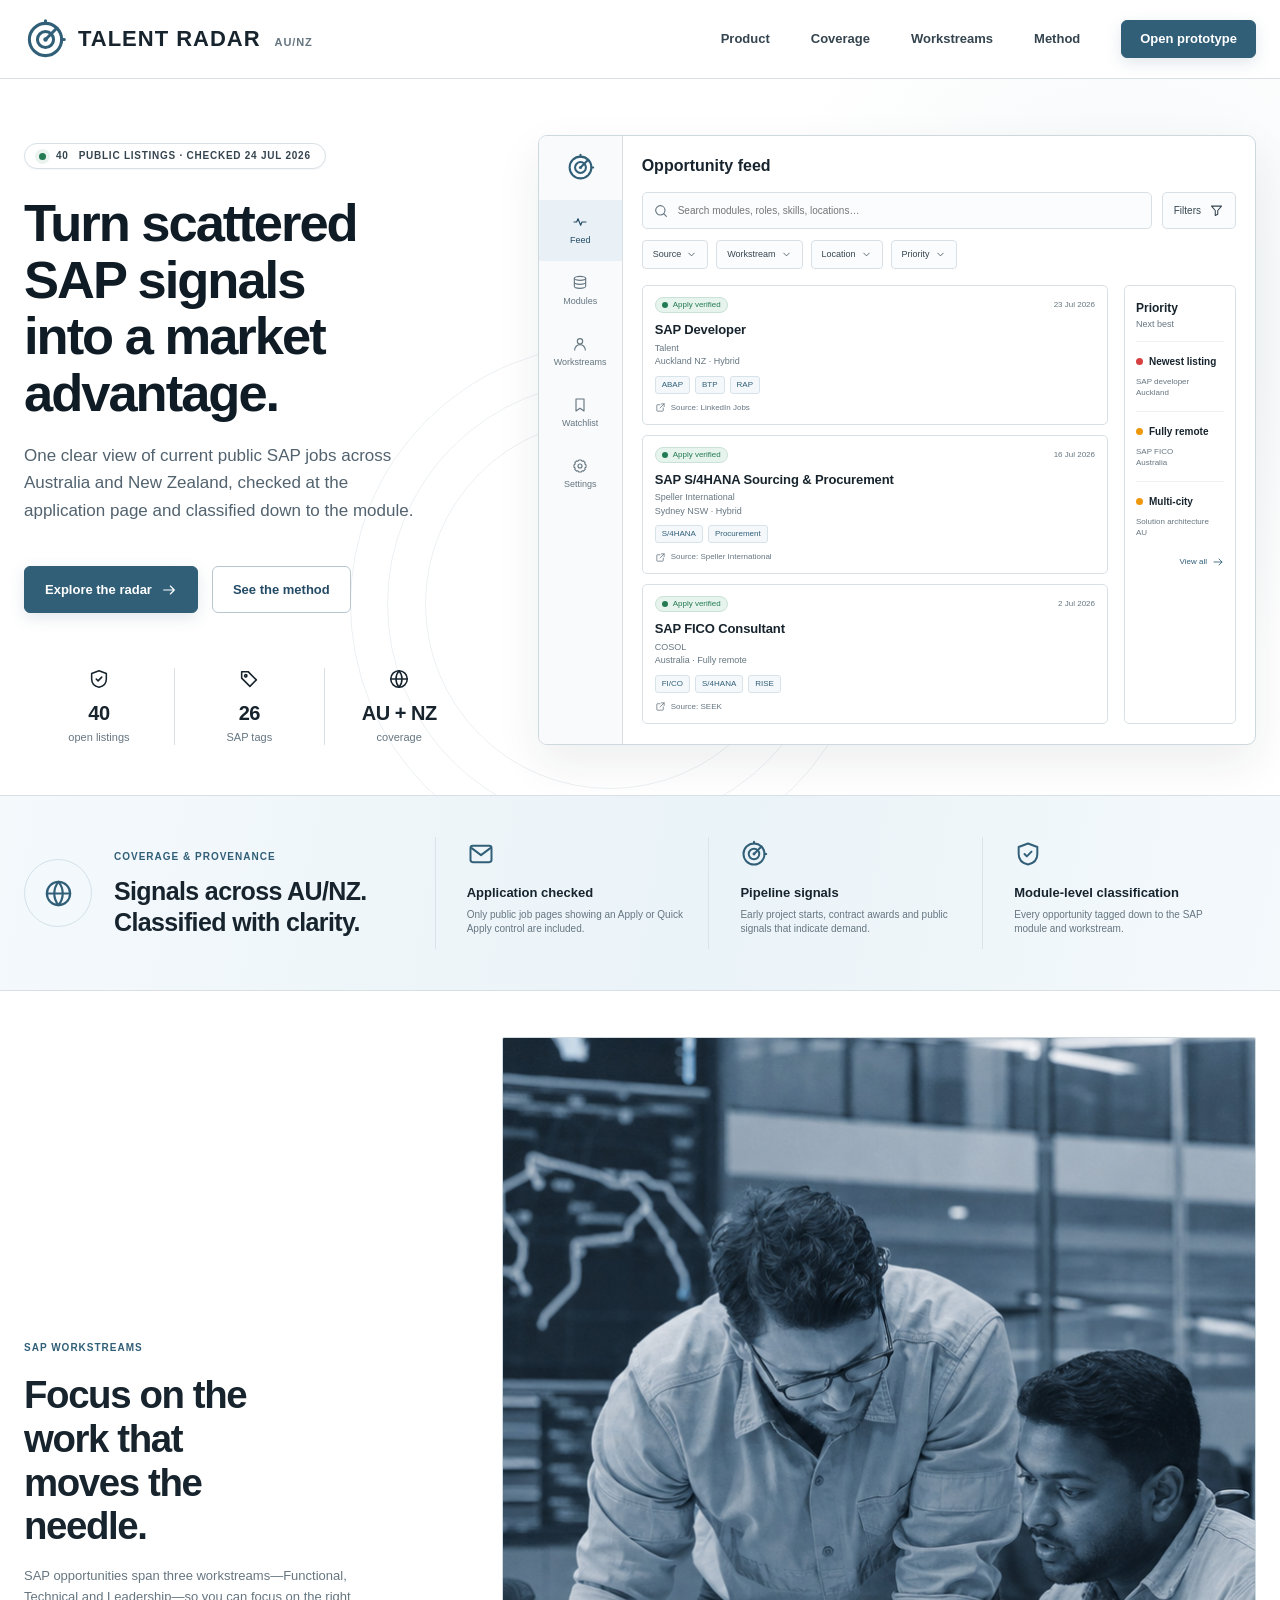
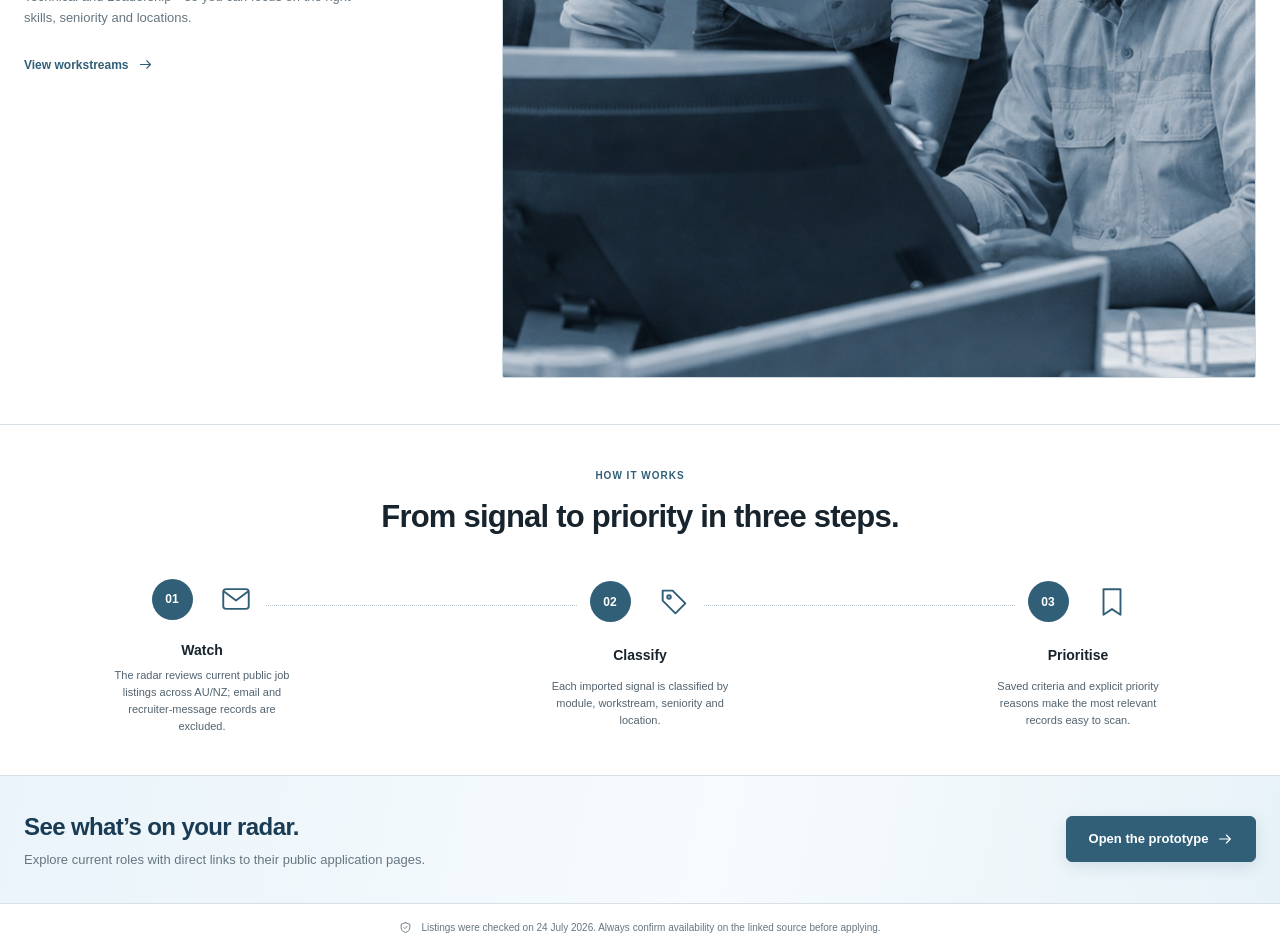
<file: index.html>
<!doctype html>
<html lang="en-AU">
  <head>
    <meta charset="utf-8">
    <meta name="viewport" content="width=device-width, initial-scale=1">
    <meta name="description" content="Talent Radar brings AU/NZ SAP opportunity signals into one clear, module-level view.">
    <meta property="og:type" content="website">
    <meta property="og:title" content="Talent Radar — AU/NZ opportunity intelligence">
    <meta property="og:description" content="Explore current AU/NZ SAP opportunities from verified public job listings.">
    <meta property="og:image" content="https://sap-cloud-lab.github.io/talent-radar/public/og.png">
    <meta name="twitter:card" content="summary_large_image">
    <meta name="twitter:title" content="Talent Radar — AU/NZ opportunity intelligence">
    <meta name="twitter:description" content="A modern prototype for reviewing AU/NZ SAP and ERP opportunity signals.">
    <meta name="twitter:image" content="https://sap-cloud-lab.github.io/talent-radar/public/og.png">
    <title>Talent Radar — AU/NZ SAP opportunity intelligence</title>
    <link rel="stylesheet" href="styles/base.css">
    <link rel="stylesheet" href="styles/landing.css">
  </head>
  <body class="landing-page">
    <a class="skip-link" href="#main-content">Skip to main content</a>

    <header class="site-header">
      <nav class="site-nav shell" aria-label="Primary navigation">
        <a class="brand-lockup" href="index.html" aria-label="Talent Radar home">
          <svg class="brand-mark icon" aria-hidden="true"><use href="#i-radar"></use></svg>
          <span class="brand-copy">
            <span class="brand-name">Talent Radar</span>
            <span class="brand-region">AU/NZ</span>
          </span>
        </a>

        <button
          class="nav-toggle icon-button"
          type="button"
          aria-expanded="false"
          aria-controls="primary-menu"
          aria-label="Open navigation"
        >
          <svg class="icon nav-toggle-open" aria-hidden="true"><use href="#i-menu"></use></svg>
          <svg class="icon nav-toggle-close" aria-hidden="true"><use href="#i-x"></use></svg>
        </button>

        <div class="nav-menu" id="primary-menu">
          <a href="#product">Product</a>
          <a href="#coverage">Coverage</a>
          <a href="#workstreams">Workstreams</a>
          <a href="#method">Method</a>
          <a class="button button-primary nav-prototype" href="dashboard.html#overview">
            Open prototype
          </a>
        </div>
      </nav>
    </header>

    <main id="main-content">
      <section class="hero" id="product" aria-labelledby="hero-title">
        <div class="hero-radar" aria-hidden="true"></div>
        <div class="hero-inner shell">
          <div class="hero-copy">
            <p class="snapshot-label">
              <span class="snapshot-dot" aria-hidden="true"></span>
              <span data-job-count>40</span> public listings · checked 24 Jul 2026
            </p>
            <h1 id="hero-title">Turn scattered SAP signals into a market advantage.</h1>
            <p class="hero-intro">
              One clear view of current public SAP jobs across Australia and New Zealand,
              checked at the application page and classified down to the module.
            </p>
            <div class="hero-actions" aria-label="Talent Radar actions">
              <a class="button button-primary hero-primary" href="dashboard.html#overview">
                Explore the radar
                <svg class="icon" aria-hidden="true"><use href="#i-arrow-right"></use></svg>
              </a>
              <a class="button button-secondary" href="#method">See the method</a>
            </div>

            <dl class="hero-metrics" aria-label="Prototype coverage">
              <div>
                <svg class="icon" aria-hidden="true"><use href="#i-shield"></use></svg>
                <dt data-job-count>40</dt>
                <dd>open listings</dd>
              </div>
              <div>
                <svg class="icon" aria-hidden="true"><use href="#i-tag"></use></svg>
                <dt>26</dt>
                <dd>SAP tags</dd>
              </div>
              <div>
                <svg class="icon" aria-hidden="true"><use href="#i-globe"></use></svg>
                <dt>AU + NZ</dt>
                <dd>coverage</dd>
              </div>
            </dl>
          </div>

          <div class="product-preview" aria-label="Preview of the Talent Radar opportunity feed">
            <aside class="preview-sidebar" aria-label="Product preview navigation">
              <svg class="preview-logo icon" aria-hidden="true"><use href="#i-radar"></use></svg>
              <div class="preview-nav preview-nav-active">
                <svg class="icon" aria-hidden="true"><use href="#i-pulse"></use></svg>
                <span>Feed</span>
              </div>
              <div class="preview-nav">
                <svg class="icon" aria-hidden="true"><use href="#i-database"></use></svg>
                <span>Modules</span>
              </div>
              <div class="preview-nav">
                <svg class="icon" aria-hidden="true"><use href="#i-user"></use></svg>
                <span>Workstreams</span>
              </div>
              <div class="preview-nav">
                <svg class="icon" aria-hidden="true"><use href="#i-bookmark"></use></svg>
                <span>Watchlist</span>
              </div>
              <div class="preview-nav">
                <svg class="icon" aria-hidden="true"><use href="#i-settings"></use></svg>
                <span>Settings</span>
              </div>
            </aside>

            <div class="preview-content">
              <div class="preview-heading">
                <strong>Opportunity feed</strong>
              </div>

              <div class="preview-toolbar">
                <label class="preview-search">
                  <span class="sr-only">Search the preview</span>
                  <svg class="icon" aria-hidden="true"><use href="#i-search"></use></svg>
                  <input type="search" placeholder="Search modules, roles, skills, locations…" tabindex="-1">
                </label>
                <button type="button" tabindex="-1">
                  Filters
                  <svg class="icon" aria-hidden="true"><use href="#i-filter"></use></svg>
                </button>
              </div>

              <div class="preview-filters" aria-hidden="true">
                <span>Source <svg class="icon"><use href="#i-chevron-down"></use></svg></span>
                <span>Workstream <svg class="icon"><use href="#i-chevron-down"></use></svg></span>
                <span>Location <svg class="icon"><use href="#i-chevron-down"></use></svg></span>
                <span>Priority <svg class="icon"><use href="#i-chevron-down"></use></svg></span>
              </div>

              <div class="preview-feed">
                <div class="preview-list">
                  <article class="opportunity-card">
                    <div class="opportunity-meta">
                      <span class="signal signal-confirmed"><i></i>Apply verified</span>
                      <time datetime="2026-07-23">23 Jul 2026</time>
                    </div>
                    <h2>SAP Developer</h2>
                    <p>Talent</p>
                    <p>Auckland NZ · Hybrid</p>
                    <div class="module-tags"><span>ABAP</span><span>BTP</span><span>RAP</span></div>
                    <p class="source-line">
                      <svg class="icon" aria-hidden="true"><use href="#i-external"></use></svg>
                      Source: LinkedIn Jobs
                    </p>
                  </article>

                  <article class="opportunity-card">
                    <div class="opportunity-meta">
                      <span class="signal signal-confirmed"><i></i>Apply verified</span>
                      <time datetime="2026-07-16">16 Jul 2026</time>
                    </div>
                    <h2>SAP S/4HANA Sourcing &amp; Procurement</h2>
                    <p>Speller International</p>
                    <p>Sydney NSW · Hybrid</p>
                    <div class="module-tags"><span>S/4HANA</span><span>Procurement</span></div>
                    <p class="source-line">
                      <svg class="icon" aria-hidden="true"><use href="#i-external"></use></svg>
                      Source: Speller International
                    </p>
                  </article>

                  <article class="opportunity-card opportunity-card-last">
                    <div class="opportunity-meta">
                      <span class="signal signal-confirmed"><i></i>Apply verified</span>
                      <time datetime="2026-07-02">2 Jul 2026</time>
                    </div>
                    <h2>SAP FICO Consultant</h2>
                    <p>COSOL</p>
                    <p>Australia · Fully remote</p>
                    <div class="module-tags"><span>FI/CO</span><span>S/4HANA</span><span>RISE</span></div>
                    <p class="source-line">
                      <svg class="icon" aria-hidden="true"><use href="#i-external"></use></svg>
                      Source: SEEK
                    </p>
                  </article>
                </div>

                <aside class="priority-preview" aria-label="Priority preview">
                  <h2>Priority</h2>
                  <p>Next best</p>
                  <div class="priority-item">
                    <strong><i class="priority-dot priority-high"></i>Newest listing</strong>
                    <span>SAP developer<br>Auckland</span>
                  </div>
                  <div class="priority-item">
                    <strong><i class="priority-dot priority-medium"></i>Fully remote</strong>
                    <span>SAP FICO<br>Australia</span>
                  </div>
                  <div class="priority-item">
                    <strong><i class="priority-dot priority-medium"></i>Multi-city</strong>
                    <span>Solution architecture<br>AU</span>
                  </div>
                  <a href="dashboard.html#opportunities" tabindex="-1">
                    View all
                    <svg class="icon" aria-hidden="true"><use href="#i-arrow-right"></use></svg>
                  </a>
                </aside>
              </div>
            </div>
          </div>
        </div>
      </section>

      <section class="coverage-band" id="coverage" aria-labelledby="coverage-title">
        <div class="coverage-grid shell">
          <div class="coverage-intro">
            <span class="coverage-icon" aria-hidden="true">
              <svg class="icon"><use href="#i-globe"></use></svg>
            </span>
            <div>
              <p class="section-kicker">Coverage &amp; provenance</p>
              <h2 id="coverage-title">Signals across AU/NZ.<br>Classified with clarity.</h2>
            </div>
          </div>

          <article class="coverage-item">
            <svg class="icon" aria-hidden="true"><use href="#i-mail"></use></svg>
            <h3>Application checked</h3>
            <p>Only public job pages showing an Apply or Quick Apply control are included.</p>
          </article>
          <article class="coverage-item">
            <svg class="icon" aria-hidden="true"><use href="#i-radar"></use></svg>
            <h3>Pipeline signals</h3>
            <p>Early project starts, contract awards and public signals that indicate demand.</p>
          </article>
          <article class="coverage-item">
            <svg class="icon" aria-hidden="true"><use href="#i-shield"></use></svg>
            <h3>Module-level classification</h3>
            <p>Every opportunity tagged down to the SAP module and workstream.</p>
          </article>
        </div>
      </section>

      <section class="workstreams-section" id="workstreams" aria-labelledby="workstreams-title">
        <div class="workstreams-grid shell">
          <div class="workstreams-copy">
            <p class="section-kicker">SAP workstreams</p>
            <h2 id="workstreams-title">Focus on the work that moves the needle.</h2>
            <p>
              SAP opportunities span three workstreams—Functional, Technical and Leadership—so
              you can focus on the right skills, seniority and locations.
            </p>
            <a class="text-link" href="dashboard.html#sap-landscape">
              View workstreams
              <svg class="icon" aria-hidden="true"><use href="#i-arrow-right"></use></svg>
            </a>
          </div>

          <figure class="workstreams-media">
            <img
              src="assets/operations-team-duotone.png"
              alt="An operations team collaborating around monitors in a control room"
              width="1672"
              height="941"
              loading="lazy"
            >
          </figure>
        </div>
      </section>

      <section class="method-section" id="method" aria-labelledby="method-title">
        <div class="method-inner shell">
          <div class="method-heading">
            <p class="section-kicker">How it works</p>
            <h2 id="method-title">From signal to priority in three steps.</h2>
          </div>

          <ol class="method-steps">
            <li>
              <div class="step-visual">
                <span class="step-number">01</span>
                <svg class="icon" aria-hidden="true"><use href="#i-mail"></use></svg>
              </div>
              <h3>Watch</h3>
              <p>The radar reviews current public job listings across AU/NZ; email and recruiter-message records are excluded.</p>
            </li>
            <li>
              <div class="step-visual">
                <span class="step-number">02</span>
                <svg class="icon" aria-hidden="true"><use href="#i-tag"></use></svg>
              </div>
              <h3>Classify</h3>
              <p>Each imported signal is classified by module, workstream, seniority and location.</p>
            </li>
            <li>
              <div class="step-visual">
                <span class="step-number">03</span>
                <svg class="icon" aria-hidden="true"><use href="#i-bookmark"></use></svg>
              </div>
              <h3>Prioritise</h3>
              <p>Saved criteria and explicit priority reasons make the most relevant records easy to scan.</p>
            </li>
          </ol>
        </div>
      </section>

      <section class="prototype-cta" aria-labelledby="prototype-title">
        <div class="prototype-cta-inner shell">
          <div>
            <h2 id="prototype-title">See what’s on your radar.</h2>
            <p>Explore current roles with direct links to their public application pages.</p>
          </div>
          <div class="prototype-action">
            <a class="button button-primary" href="dashboard.html#overview" data-confirm-prototype>
              <span>Open the prototype</span>
              <svg class="icon" aria-hidden="true"><use href="#i-arrow-right"></use></svg>
            </a>
            <p class="prototype-confirmation" role="status" aria-live="polite"></p>
          </div>
        </div>
      </section>
    </main>

    <footer class="site-footer">
      <div class="shell">
        <svg class="icon" aria-hidden="true"><use href="#i-shield"></use></svg>
        <p>Listings were checked on 24 July 2026. Always confirm availability on the linked source before applying.</p>
      </div>
    </footer>

    <script src="scripts/shared.js?v=20260724c"></script>
    <script src="scripts/live-jobs.js?v=20260724c"></script>
    <script src="scripts/landing.js?v=20260724c"></script>
  </body>
</html>
</file>
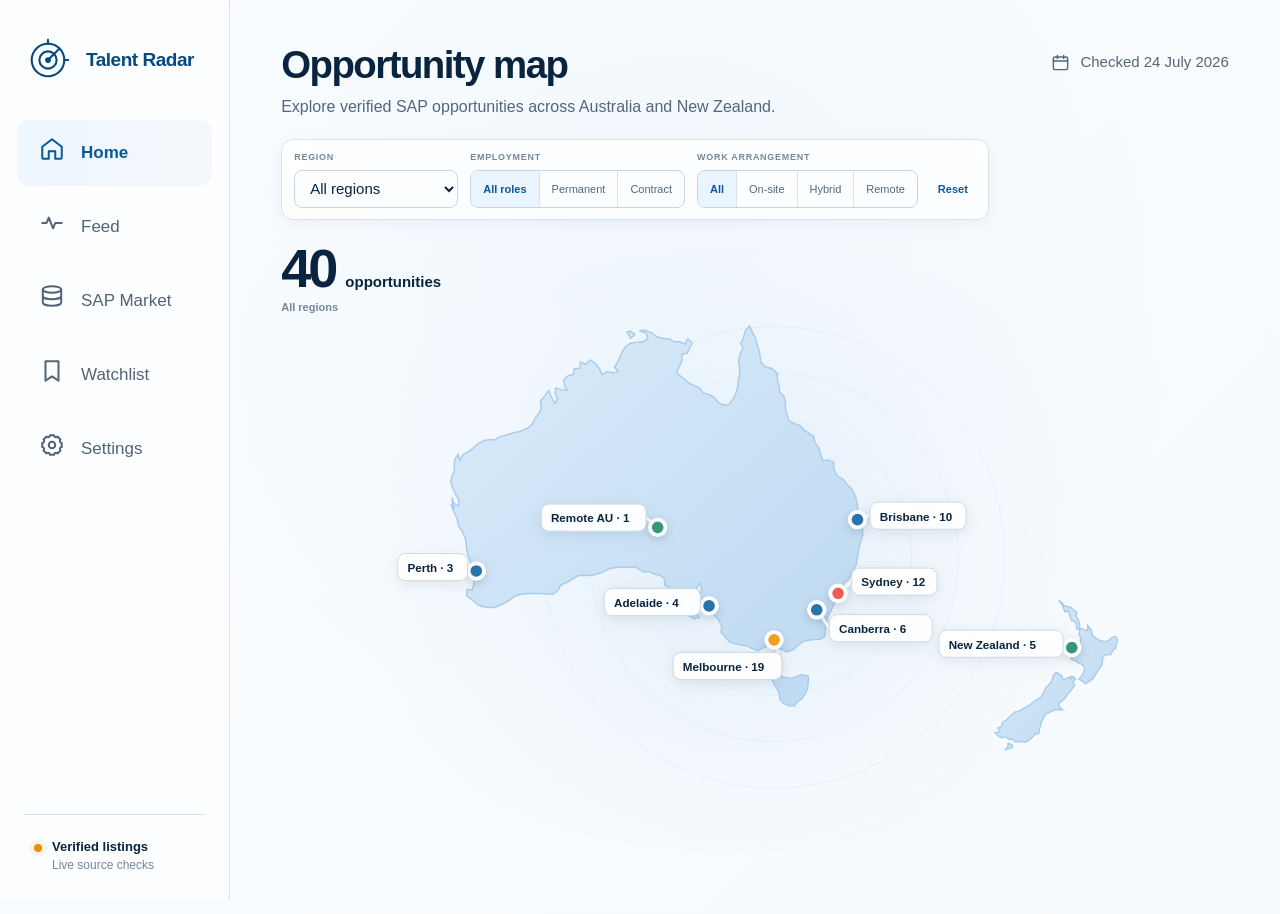
<file: dashboard.html>
<!doctype html>
<html lang="en">
  <head>
    <meta charset="utf-8" />
    <meta name="viewport" content="width=device-width, initial-scale=1" />
    <meta
      name="description"
      content="Talent Radar — a light, focused view of SAP talent opportunities across Australia and New Zealand."
    />
    <meta name="theme-color" content="#f7fafc" />
    <meta name="mobile-web-app-capable" content="yes" />
    <meta name="apple-mobile-web-app-capable" content="yes" />
    <meta name="apple-mobile-web-app-status-bar-style" content="default" />
    <meta name="apple-mobile-web-app-title" content="Talent Radar" />
    <title>Talent Radar</title>
    <link rel="manifest" href="manifest.webmanifest" />
    <link rel="icon" href="public/talent-radar-icon.svg" type="image/svg+xml" />
    <link rel="apple-touch-icon" href="public/talent-radar-icon-180.png" />
    <link rel="stylesheet" href="styles/dashboard.css?v=20260725b" />
  </head>
  <body>
    <header class="mobile-topbar" aria-label="Talent Radar mobile header">
      <a class="mobile-brand" href="#overview" aria-label="Talent Radar home">
        <span class="brand-mark" aria-hidden="true">
          <svg viewBox="0 0 48 48">
            <circle cx="24" cy="24" r="17"></circle>
            <circle cx="24" cy="24" r="9"></circle>
            <path d="M24 24 36 12M24 7V3M41 24h4"></path>
            <circle class="brand-dot" cx="24" cy="24" r="3"></circle>
          </svg>
        </span>
        <span>Talent Radar</span>
      </a>
      <a class="mobile-profile" href="#settings" aria-label="Open Mahendra profile">M</a>
    </header>

    <div class="app-shell">
      <aside class="sidebar" id="sidebar" aria-label="Primary navigation">
        <a class="brand" href="#overview" aria-label="Talent Radar home">
          <span class="brand-mark" aria-hidden="true">
            <svg viewBox="0 0 48 48">
              <circle cx="24" cy="24" r="17"></circle>
              <circle cx="24" cy="24" r="9"></circle>
              <path d="M24 24 36 12M24 7V3M41 24h4"></path>
              <circle class="brand-dot" cx="24" cy="24" r="3"></circle>
            </svg>
          </span>
          <span>Talent Radar</span>
        </a>

        <nav class="nav-list">
          <a class="nav-item" href="#overview" data-route-link="overview">
            <span data-icon="home"></span><span>Home</span>
          </a>
          <a class="nav-item" href="#opportunities" data-route-link="opportunities">
            <span data-icon="pulse"></span><span>Feed</span>
          </a>
          <a class="nav-item" href="#sap-landscape" data-route-link="sap-landscape">
            <span data-icon="database"></span><span>SAP Market</span>
          </a>
          <a class="nav-item" href="#watchlist" data-route-link="watchlist">
            <span data-icon="bookmark"></span><span>Watchlist</span>
            <span class="nav-count" id="watchlist-count" aria-label="Saved jobs">0</span>
          </a>
          <a class="nav-item" href="#settings" data-route-link="settings">
            <span data-icon="settings"></span><span>Settings</span>
          </a>
        </nav>

        <div class="sidebar-note">
          <span class="sidebar-note-dot" aria-hidden="true"></span>
          <div>
            <strong>Verified listings</strong>
            <span>Live source checks</span>
          </div>
        </div>
      </aside>

      <button class="mobile-menu" id="mobile-menu" type="button" aria-label="Open navigation" aria-expanded="false">
        <span></span><span></span><span></span>
      </button>
      <button class="sidebar-scrim" id="sidebar-scrim" type="button" aria-label="Close navigation"></button>

      <main class="main-content" id="main-content" tabindex="-1">
        <div class="route-loading" aria-live="polite">Loading Talent Radar…</div>
      </main>
    </div>

    <nav class="mobile-bottom-nav" aria-label="Mobile navigation">
      <a href="#overview" data-route-link="overview"><span data-icon="home"></span><span>Home</span></a>
      <a href="#opportunities" data-route-link="opportunities"><span data-icon="pulse"></span><span>Feed</span></a>
      <a href="#sap-landscape" data-route-link="sap-landscape"><span data-icon="database"></span><span>SAP</span></a>
      <a href="#watchlist" data-route-link="watchlist"><span data-icon="bookmark"></span><span>Saved</span></a>
      <a href="#settings" data-route-link="settings"><span data-icon="user"></span><span>Profile</span></a>
    </nav>

    <div class="toast-region" aria-live="polite" aria-atomic="false"></div>

    <dialog class="ai-apply-dialog" id="ai-apply-dialog" aria-labelledby="ai-apply-title">
      <form method="dialog" class="ai-apply-sheet">
        <div class="ai-apply-handle" aria-hidden="true"></div>
        <div class="ai-apply-heading">
          <span class="ai-apply-icon" data-icon="radar"></span>
          <div>
            <p>Application assistant</p>
            <h2 id="ai-apply-title">Apply with AI</h2>
          </div>
          <button class="ai-dialog-close" type="submit" aria-label="Close application assistant">
            <span data-icon="x"></span>
          </button>
        </div>
        <div class="ai-apply-job" id="ai-apply-job"></div>
        <ol class="ai-apply-steps">
          <li><span>1</span><div><strong>Confirm the role is live</strong><small>Recheck the verified application page.</small></div></li>
          <li><span>2</span><div><strong>Prepare the application</strong><small>Use Mahendra’s approved résumé and generate the cover letter.</small></div></li>
          <li><span>3</span><div><strong>Submit where permitted</strong><small>Pause only for CAPTCHA or MFA.</small></div></li>
        </ol>
        <p class="ai-apply-readiness" id="ai-apply-readiness">
          Talent Radar stays in control. The source website opens only when MFA, CAPTCHA or final submission needs you.
        </p>
        <div class="ai-apply-actions">
          <button class="primary-action" id="ai-apply-action" type="button" data-ai-prepare>
            <span data-icon="radar"></span>Prepare application in Talent Radar
          </button>
          <button class="secondary-action" type="submit">Close</button>
        </div>
      </form>
    </dialog>

    <script src="scripts/shared.js?v=20260725b"></script>
    <script src="scripts/live-jobs.js?v=20260725b"></script>
    <script src="scripts/recruiter-post-jobs.js"></script>
    <script src="scripts/data.js?v=20260725b"></script>
    <script src="scripts/pwa.js?v=20260725b"></script>
    <script src="scripts/dashboard.js?v=20260725b"></script>
  </body>
</html>
</file>
<file: styles/base.css>
:root {
  color-scheme: light;
  --canvas: #f4f7f9;
  --surface: #ffffff;
  --surface-subtle: #eef3f6;
  --ink: #17242d;
  --ink-soft: #354550;
  --muted: #667681;
  --muted-strong: #52636f;
  --border: #d8e0e5;
  --border-strong: #b8c6cf;
  --blue: #315f78;
  --blue-strong: #244b66;
  --blue-deep: #193b53;
  --blue-soft: #e9f1f6;
  --blue-pale: #f4f8fb;
  --green: #247a52;
  --green-soft: #e7f4ed;
  --amber: #a56316;
  --amber-soft: #fff3df;
  --red: #b0443c;
  --red-soft: #fbeceb;
  --font-sans: "Segoe UI Variable", "Aptos", "Inter", "Segoe UI", Arial, sans-serif;
  --font-brand: "Bahnschrift SemiCondensed", "Arial Narrow", "Roboto Condensed", var(--font-sans);
  --radius-xs: 4px;
  --radius-sm: 6px;
  --radius-md: 8px;
  --radius-lg: 12px;
  --shadow-xs: 0 1px 2px rgb(23 36 45 / 0.04);
  --shadow-sm: 0 8px 24px rgb(23 36 45 / 0.07);
  --shadow-md: 0 18px 48px rgb(23 36 45 / 0.11);
  --focus: 0 0 0 3px rgb(49 95 120 / 0.22);
  --space-1: 4px;
  --space-2: 8px;
  --space-3: 12px;
  --space-4: 16px;
  --space-5: 20px;
  --space-6: 24px;
  --space-7: 32px;
  --space-8: 40px;
  --space-9: 48px;
  --space-10: 64px;
  --ease-out: cubic-bezier(0.2, 0.8, 0.2, 1);
}

*,
*::before,
*::after {
  box-sizing: border-box;
}

html {
  scroll-behavior: smooth;
  text-size-adjust: 100%;
}

body {
  min-width: 320px;
  margin: 0;
  color: var(--ink);
  background: var(--canvas);
  font-family: var(--font-sans);
  font-size: 15px;
  line-height: 1.5;
  text-rendering: optimizeLegibility;
  -webkit-font-smoothing: antialiased;
}

button,
input,
select,
textarea {
  margin: 0;
  color: inherit;
  font: inherit;
}

button,
select {
  cursor: pointer;
}

button:disabled,
input:disabled,
select:disabled {
  cursor: not-allowed;
  opacity: 0.55;
}

a {
  color: inherit;
}

img,
svg {
  display: block;
}

img {
  max-width: 100%;
}

h1,
h2,
h3,
p {
  margin-top: 0;
}

[hidden] {
  display: none !important;
}

::selection {
  color: var(--surface);
  background: var(--blue);
}

::-webkit-scrollbar {
  width: 10px;
  height: 10px;
}

::-webkit-scrollbar-thumb {
  background: var(--border-strong);
  border: 2px solid var(--canvas);
  border-radius: 999px;
}

::-webkit-scrollbar-track {
  background: transparent;
}

:focus-visible {
  outline: 2px solid var(--blue);
  outline-offset: 2px;
}

.skip-link {
  position: fixed;
  top: 8px;
  left: 8px;
  z-index: 9999;
  padding: 10px 14px;
  border-radius: var(--radius-sm);
  color: var(--surface);
  background: var(--blue-deep);
  text-decoration: none;
  transform: translateY(-150%);
  transition: transform 160ms var(--ease-out);
}

.skip-link:focus {
  transform: translateY(0);
}

.sr-only {
  position: absolute !important;
  width: 1px !important;
  height: 1px !important;
  padding: 0 !important;
  margin: -1px !important;
  overflow: hidden !important;
  clip: rect(0, 0, 0, 0) !important;
  white-space: nowrap !important;
  border: 0 !important;
}

.icon {
  width: 1.25em;
  height: 1.25em;
  flex: 0 0 auto;
  overflow: visible;
  stroke: currentColor;
  stroke-width: 1.7;
  stroke-linecap: round;
  stroke-linejoin: round;
  fill: none;
}

.brand-lockup {
  display: inline-flex;
  align-items: center;
  gap: 11px;
  color: var(--ink);
  text-decoration: none;
}

.brand-mark {
  width: 36px;
  height: 36px;
  color: var(--blue);
}

.brand-copy {
  display: grid;
  gap: 0;
  line-height: 1;
}

.brand-name {
  font-family: var(--font-brand);
  font-size: 18px;
  font-stretch: condensed;
  font-weight: 650;
  letter-spacing: 0.035em;
  text-transform: uppercase;
}

.brand-region {
  color: var(--muted);
  font-size: 10px;
  font-weight: 650;
  letter-spacing: 0.08em;
  text-transform: uppercase;
}

.button {
  min-height: 40px;
  display: inline-flex;
  align-items: center;
  justify-content: center;
  gap: 9px;
  padding: 9px 15px;
  border: 1px solid transparent;
  border-radius: var(--radius-sm);
  font-size: 13px;
  font-weight: 650;
  line-height: 1.1;
  text-decoration: none;
  transition:
    color 160ms var(--ease-out),
    background-color 160ms var(--ease-out),
    border-color 160ms var(--ease-out),
    box-shadow 160ms var(--ease-out),
    transform 160ms var(--ease-out);
}

.button:hover {
  transform: translateY(-1px);
}

.button:active {
  transform: translateY(0);
}

.button-primary {
  color: var(--surface);
  background: var(--blue);
  border-color: var(--blue);
  box-shadow: 0 5px 16px rgb(49 95 120 / 0.14);
}

.button-primary:hover {
  background: var(--blue-strong);
  border-color: var(--blue-strong);
}

.button-secondary {
  color: var(--blue-strong);
  background: var(--surface);
  border-color: var(--border-strong);
}

.button-secondary:hover {
  border-color: var(--blue);
  background: var(--blue-pale);
}

.button-ghost {
  color: var(--ink-soft);
  background: transparent;
}

.button-ghost:hover {
  color: var(--blue-strong);
  background: var(--blue-soft);
}

.icon-button {
  width: 40px;
  height: 40px;
  display: inline-grid;
  place-items: center;
  padding: 0;
  border: 1px solid var(--border);
  border-radius: var(--radius-sm);
  color: var(--muted-strong);
  background: var(--surface);
  transition:
    color 160ms var(--ease-out),
    border-color 160ms var(--ease-out),
    background-color 160ms var(--ease-out);
}

.icon-button:hover {
  color: var(--blue-strong);
  border-color: var(--blue);
  background: var(--blue-pale);
}

.status {
  min-height: 24px;
  display: inline-flex;
  align-items: center;
  gap: 6px;
  padding: 4px 8px;
  border: 1px solid var(--border);
  border-radius: 999px;
  font-size: 11px;
  font-weight: 650;
  line-height: 1.2;
  white-space: nowrap;
}

.status-dot {
  width: 6px;
  height: 6px;
  flex: 0 0 auto;
  border-radius: 50%;
  background: currentColor;
}

.status-blue {
  color: var(--blue-strong);
  background: var(--blue-soft);
  border-color: #c9dce8;
}

.status-success {
  color: var(--green);
  background: var(--green-soft);
  border-color: #cbe5d7;
}

.status-warning {
  color: var(--amber);
  background: var(--amber-soft);
  border-color: #f1d8aa;
}

.status-danger {
  color: var(--red);
  background: var(--red-soft);
  border-color: #edcfcc;
}

.field {
  min-width: 0;
  display: grid;
  gap: 6px;
}

.field-label {
  color: var(--muted-strong);
  font-size: 11px;
  font-weight: 650;
}

.input,
.select {
  width: 100%;
  min-height: 40px;
  padding: 9px 12px;
  border: 1px solid var(--border-strong);
  border-radius: var(--radius-sm);
  color: var(--ink);
  background: var(--surface);
  font-size: 13px;
  line-height: 1.2;
  transition:
    border-color 160ms var(--ease-out),
    box-shadow 160ms var(--ease-out);
}

.input::placeholder {
  color: #83929c;
}

.input:hover,
.select:hover {
  border-color: #95a8b5;
}

.input:focus-visible,
.select:focus-visible {
  outline: none;
  border-color: var(--blue);
  box-shadow: var(--focus);
}

.search-control {
  position: relative;
}

.search-control > .icon {
  position: absolute;
  top: 50%;
  left: 12px;
  width: 17px;
  height: 17px;
  color: var(--muted);
  pointer-events: none;
  transform: translateY(-50%);
}

.search-control .input {
  padding-left: 38px;
}

.section-kicker {
  color: var(--blue);
  font-size: 11px;
  font-weight: 750;
  letter-spacing: 0.1em;
  text-transform: uppercase;
}

.rule {
  height: 1px;
  border: 0;
  margin: 0;
  background: var(--border);
}

.surface {
  border: 1px solid var(--border);
  border-radius: var(--radius-md);
  background: var(--surface);
  box-shadow: var(--shadow-xs);
}

.toast-region {
  position: fixed;
  right: 20px;
  bottom: 20px;
  z-index: 1000;
  display: grid;
  gap: 10px;
  pointer-events: none;
}

.toast {
  width: min(360px, calc(100vw - 40px));
  display: grid;
  grid-template-columns: auto 1fr auto;
  align-items: start;
  gap: 10px;
  padding: 13px 14px;
  border: 1px solid var(--border-strong);
  border-radius: var(--radius-md);
  background: var(--surface);
  box-shadow: var(--shadow-md);
  animation: toast-in 220ms var(--ease-out);
  pointer-events: auto;
}

.toast-title {
  margin: 0;
  font-size: 13px;
  font-weight: 700;
}

.toast-copy {
  margin: 2px 0 0;
  color: var(--muted);
  font-size: 12px;
}

.toast-close {
  width: 28px;
  height: 28px;
  display: grid;
  place-items: center;
  border: 0;
  border-radius: var(--radius-xs);
  color: var(--muted);
  background: transparent;
}

.toast-close:hover {
  color: var(--ink);
  background: var(--surface-subtle);
}

@keyframes toast-in {
  from {
    opacity: 0;
    transform: translateY(8px);
  }
}

@media (prefers-reduced-motion: reduce) {
  *,
  *::before,
  *::after {
    scroll-behavior: auto !important;
    animation-duration: 0.01ms !important;
    animation-iteration-count: 1 !important;
    transition-duration: 0.01ms !important;
  }
}
</file>
<file: styles/landing.css>
.landing-page {
  overflow-x: hidden;
}

.shell {
  width: min(100% - 48px, 1240px);
  margin-inline: auto;
}

.site-header {
  position: relative;
  z-index: 30;
  border-bottom: 1px solid var(--border);
  background: rgb(255 255 255 / 0.94);
  backdrop-filter: blur(16px);
}

.site-nav {
  min-height: 78px;
  display: flex;
  align-items: center;
  justify-content: space-between;
  gap: var(--space-7);
}

.site-header .brand-mark {
  width: 43px;
  height: 43px;
}

.site-header .brand-name {
  font-size: 22px;
  letter-spacing: 0.045em;
}

.site-header .brand-copy {
  grid-template-columns: auto auto;
  align-items: end;
  gap: 0 14px;
}

.site-header .brand-region {
  padding-bottom: 2px;
  font-size: 11px;
}

.nav-menu {
  display: flex;
  align-items: center;
  gap: clamp(20px, 3.2vw, 48px);
}

.nav-menu > a:not(.button) {
  position: relative;
  padding-block: 9px;
  color: var(--ink-soft);
  font-size: 13px;
  font-weight: 550;
  text-decoration: none;
}

.nav-menu > a:not(.button)::after {
  position: absolute;
  right: 0;
  bottom: 2px;
  left: 0;
  height: 1px;
  background: var(--blue);
  content: "";
  transform: scaleX(0);
  transform-origin: right;
  transition: transform 180ms var(--ease-out);
}

.nav-menu > a:not(.button):hover {
  color: var(--blue-strong);
}

.nav-menu > a:not(.button):hover::after {
  transform: scaleX(1);
  transform-origin: left;
}

.nav-prototype {
  min-height: 38px;
  padding-inline: 18px;
}

.nav-toggle {
  display: none;
}

.nav-toggle-close {
  display: none;
}

.hero {
  position: relative;
  min-height: 716px;
  overflow: hidden;
  border-bottom: 1px solid var(--border);
  background:
    radial-gradient(circle at 88% 32%, rgb(49 95 120 / 0.055), transparent 31%),
    var(--surface);
}

.hero-inner {
  min-height: 716px;
  display: grid;
  grid-template-columns: minmax(300px, 0.77fr) minmax(520px, 1.23fr);
  align-items: center;
  gap: clamp(38px, 5vw, 76px);
  padding-block: 56px 50px;
}

.hero-radar {
  position: absolute;
  top: 265px;
  left: calc(50% - 290px);
  width: 520px;
  height: 520px;
  border: 1px solid rgb(49 95 120 / 0.09);
  border-radius: 50%;
  pointer-events: none;
}

.hero-radar::before,
.hero-radar::after {
  position: absolute;
  border: 1px solid rgb(49 95 120 / 0.09);
  border-radius: 50%;
  content: "";
}

.hero-radar::before {
  inset: 36px;
}

.hero-radar::after {
  inset: 74px;
}

.hero-copy {
  position: relative;
  z-index: 2;
  align-self: stretch;
  display: flex;
  flex-direction: column;
  justify-content: center;
  padding-top: 8px;
}

.snapshot-label {
  width: fit-content;
  display: inline-flex;
  align-items: center;
  gap: 10px;
  margin: 0 0 26px;
  padding: 7px 14px;
  border: 1px solid var(--border);
  border-radius: 999px;
  color: var(--ink-soft);
  background: var(--surface);
  box-shadow: var(--shadow-xs);
  font-size: 10px;
  font-weight: 700;
  letter-spacing: 0.075em;
  line-height: 1;
  text-transform: uppercase;
}

.snapshot-dot {
  width: 7px;
  height: 7px;
  border-radius: 50%;
  background: var(--green);
  box-shadow: 0 0 0 4px rgb(36 122 82 / 0.09);
}

.hero h1 {
  max-width: 11.8ch;
  margin-bottom: 20px;
  color: #101c25;
  font-size: clamp(43px, 4.1vw, 62px);
  font-weight: 690;
  letter-spacing: -0.038em;
  line-height: 1.08;
}

.hero-intro {
  max-width: 43ch;
  margin-bottom: 0;
  color: var(--muted-strong);
  font-size: 17px;
  line-height: 1.62;
}

.hero-actions {
  display: flex;
  flex-wrap: wrap;
  gap: 14px;
  margin-top: 42px;
}

.hero-actions .button {
  min-height: 47px;
  padding-inline: 20px;
  font-size: 13px;
}

.hero-primary .icon {
  width: 16px;
  height: 16px;
}

.hero-metrics {
  display: grid;
  grid-template-columns: repeat(3, minmax(0, 1fr));
  margin: auto 0 0;
  padding: 0;
}

.hero-metrics > div {
  min-width: 0;
  display: grid;
  justify-items: center;
  padding: 0 16px;
  text-align: center;
}

.hero-metrics > div + div {
  border-left: 1px solid var(--border);
}

.hero-metrics .icon {
  width: 22px;
  height: 22px;
  margin-bottom: 8px;
}

.hero-metrics dt {
  font-size: 20px;
  font-weight: 680;
  letter-spacing: -0.025em;
  white-space: nowrap;
}

.hero-metrics dd {
  margin: 1px 0 0;
  color: var(--muted);
  font-size: 11px;
  white-space: nowrap;
}

.product-preview {
  position: relative;
  z-index: 3;
  min-width: 0;
  height: 610px;
  display: grid;
  grid-template-columns: 84px minmax(0, 1fr);
  align-self: center;
  overflow: hidden;
  border: 1px solid #cdd8df;
  border-radius: 9px;
  background: var(--surface);
  box-shadow: 0 18px 45px rgb(23 36 45 / 0.08);
}

.preview-sidebar {
  border-right: 1px solid var(--border);
  background: #f8fafb;
}

.preview-logo {
  width: 29px;
  height: 29px;
  margin: 17px auto 18px;
  color: var(--blue);
}

.preview-nav {
  min-height: 61px;
  display: grid;
  place-items: center;
  align-content: center;
  gap: 4px;
  color: var(--muted);
  font-size: 9px;
}

.preview-nav .icon {
  width: 16px;
  height: 16px;
}

.preview-nav-active {
  color: var(--blue-strong);
  background: var(--blue-soft);
}

.preview-content {
  min-width: 0;
  padding: 18px 19px 16px;
}

.preview-heading {
  margin-bottom: 14px;
  font-size: 16px;
}

.preview-toolbar {
  display: grid;
  grid-template-columns: minmax(0, 1fr) auto;
  gap: 10px;
}

.preview-search {
  min-width: 0;
  height: 37px;
  display: flex;
  align-items: center;
  gap: 9px;
  padding-inline: 10px;
  border: 1px solid var(--border);
  border-radius: 5px;
  background: #fbfcfd;
}

.preview-search .icon {
  width: 16px;
  height: 16px;
  color: var(--muted);
}

.preview-search input {
  min-width: 0;
  width: 100%;
  padding: 0;
  border: 0;
  outline: 0;
  color: var(--muted);
  background: transparent;
  font-size: 10px;
}

.preview-toolbar button {
  height: 37px;
  display: inline-flex;
  align-items: center;
  gap: 8px;
  padding-inline: 11px;
  border: 1px solid var(--border);
  border-radius: 5px;
  color: var(--ink-soft);
  background: #fbfcfd;
  font-size: 10px;
}

.preview-toolbar button .icon {
  width: 15px;
  height: 15px;
}

.preview-filters {
  display: flex;
  gap: 8px;
  margin-top: 11px;
  overflow: hidden;
}

.preview-filters span {
  height: 29px;
  display: inline-flex;
  align-items: center;
  gap: 5px;
  padding-inline: 10px;
  border: 1px solid var(--border);
  border-radius: 4px;
  color: var(--ink-soft);
  background: #fbfcfd;
  font-size: 9px;
  white-space: nowrap;
}

.preview-filters .icon {
  width: 11px;
  height: 11px;
}

.preview-feed {
  min-width: 0;
  display: grid;
  grid-template-columns: minmax(0, 1fr) 112px;
  gap: 16px;
  margin-top: 16px;
}

.preview-list {
  min-width: 0;
  display: grid;
  gap: 10px;
}

.opportunity-card {
  min-width: 0;
  padding: 11px 12px 10px;
  border: 1px solid var(--border);
  border-radius: 5px;
  background: #fff;
}

.opportunity-meta {
  display: flex;
  align-items: center;
  justify-content: space-between;
  gap: 8px;
  margin-bottom: 7px;
}

.opportunity-meta time {
  color: var(--muted);
  font-size: 8px;
  white-space: nowrap;
}

.signal {
  display: inline-flex;
  align-items: center;
  gap: 5px;
  padding: 3px 6px;
  border: 1px solid;
  border-radius: 999px;
  font-size: 8px;
  line-height: 1;
  white-space: nowrap;
}

.signal i {
  width: 6px;
  height: 6px;
  border-radius: 50%;
  background: currentColor;
}

.signal-confirmed {
  color: var(--green);
  border-color: #cae2d6;
  background: var(--green-soft);
}

.signal-pipeline {
  color: #e57e00;
  border-color: #f3d4a5;
  background: #fffaf1;
}

.opportunity-card h2 {
  margin: 0 0 2px;
  font-size: 13px;
  font-weight: 690;
  letter-spacing: -0.01em;
}

.opportunity-card > p:not(.source-line) {
  margin: 0;
  color: var(--muted);
  font-size: 9px;
}

.module-tags {
  display: flex;
  flex-wrap: wrap;
  gap: 5px;
  margin-top: 7px;
}

.module-tags span {
  padding: 2px 6px;
  border: 1px solid #d8e3e9;
  border-radius: 3px;
  color: var(--blue);
  background: var(--blue-pale);
  font-size: 8px;
  white-space: nowrap;
}

.source-line {
  display: flex;
  align-items: center;
  gap: 5px;
  margin: 8px 0 0;
  color: var(--muted);
  font-size: 8px;
}

.source-line .icon {
  width: 11px;
  height: 11px;
}

.priority-preview {
  min-width: 0;
  padding: 13px 11px 10px;
  border: 1px solid var(--border);
  border-radius: 5px;
}

.priority-preview h2 {
  margin: 0;
  font-size: 12px;
}

.priority-preview > p {
  margin: 1px 0 9px;
  color: var(--muted);
  font-size: 9px;
}

.priority-item {
  display: grid;
  gap: 7px;
  padding: 12px 0;
  border-top: 1px solid #edf1f3;
}

.priority-item strong {
  display: flex;
  align-items: center;
  gap: 6px;
  font-size: 10px;
  font-weight: 650;
}

.priority-item span {
  color: var(--muted);
  font-size: 8px;
  line-height: 1.45;
}

.priority-dot {
  width: 7px;
  height: 7px;
  border-radius: 50%;
}

.priority-high {
  background: #d73f40;
}

.priority-medium {
  background: #ee980d;
}

.priority-preview > a {
  display: flex;
  align-items: center;
  justify-content: flex-end;
  gap: 5px;
  margin-top: 5px;
  color: var(--blue);
  font-size: 8px;
  text-decoration: none;
}

.priority-preview > a .icon {
  width: 12px;
  height: 12px;
}

.coverage-band {
  scroll-margin-top: 20px;
  border-bottom: 1px solid var(--border);
  background: linear-gradient(100deg, #f4f9fc 0%, #eaf3f8 55%, #f4f9fc 100%);
}

.coverage-grid {
  min-height: 194px;
  display: grid;
  grid-template-columns: 1.5fr repeat(3, 1fr);
  align-items: center;
  gap: 0;
  padding-block: 28px;
}

.coverage-intro {
  display: grid;
  grid-template-columns: 68px minmax(0, 1fr);
  align-items: center;
  gap: 22px;
  padding-right: 32px;
}

.coverage-icon {
  width: 68px;
  height: 68px;
  display: grid;
  place-items: center;
  border: 1px solid #d4e2ea;
  border-radius: 50%;
  color: var(--blue);
}

.coverage-icon .icon {
  width: 31px;
  height: 31px;
}

.coverage-intro .section-kicker {
  margin-bottom: 12px;
  font-size: 10px;
}

.coverage-intro h2 {
  margin-bottom: 0;
  font-size: clamp(19px, 2vw, 25px);
  line-height: 1.23;
  letter-spacing: -0.025em;
}

.coverage-item {
  min-height: 112px;
  padding: 3px 24px 0 31px;
  border-left: 1px solid #d9e5eb;
}

.coverage-item > .icon {
  width: 28px;
  height: 28px;
  margin-bottom: 17px;
  color: var(--blue);
}

.coverage-item h3 {
  margin-bottom: 7px;
  font-size: 13px;
  line-height: 1.2;
}

.coverage-item p {
  margin-bottom: 0;
  color: var(--muted);
  font-size: 10px;
  line-height: 1.48;
}

.workstreams-section {
  scroll-margin-top: 20px;
  border-bottom: 1px solid var(--border);
  background: var(--surface);
}

.workstreams-grid {
  min-height: 392px;
  display: grid;
  grid-template-columns: minmax(250px, 0.68fr) minmax(480px, 1.32fr);
  align-items: center;
  gap: clamp(48px, 7vw, 98px);
  padding-block: 46px;
}

.workstreams-copy {
  max-width: 360px;
}

.workstreams-copy .section-kicker {
  margin-bottom: 18px;
  font-size: 10px;
}

.workstreams-copy h2 {
  max-width: 12ch;
  margin-bottom: 18px;
  font-size: clamp(31px, 3vw, 42px);
  font-weight: 670;
  letter-spacing: -0.036em;
  line-height: 1.14;
}

.workstreams-copy > p:not(.section-kicker) {
  margin-bottom: 24px;
  color: var(--muted);
  font-size: 13px;
  line-height: 1.6;
}

.text-link {
  display: inline-flex;
  align-items: center;
  gap: 9px;
  color: var(--blue);
  font-size: 12px;
  font-weight: 650;
  text-decoration: none;
}

.text-link .icon {
  width: 15px;
  height: 15px;
  transition: transform 160ms var(--ease-out);
}

.text-link:hover .icon {
  transform: translateX(3px);
}

.workstreams-media {
  min-width: 0;
  margin: 0;
}

.workstreams-media img {
  width: 100%;
  aspect-ratio: 16 / 9;
  object-fit: cover;
  border: 1px solid #cdd8df;
  border-radius: 2px;
}

.method-section {
  scroll-margin-top: 20px;
  border-bottom: 1px solid var(--border);
  background: var(--surface);
}

.method-inner {
  padding-block: 43px 40px;
}

.method-heading {
  text-align: center;
}

.method-heading .section-kicker {
  margin-bottom: 11px;
  font-size: 10px;
}

.method-heading h2 {
  margin-bottom: 0;
  font-size: clamp(24px, 2.5vw, 31px);
  letter-spacing: -0.025em;
}

.method-steps {
  position: relative;
  display: grid;
  grid-template-columns: repeat(3, minmax(0, 1fr));
  gap: 82px;
  margin: 38px 0 0;
  padding: 0;
  list-style: none;
}

.method-steps::before {
  position: absolute;
  top: 26px;
  right: 16.5%;
  left: 16.5%;
  border-top: 1px dotted #b7c7d1;
  content: "";
}

.method-steps li {
  position: relative;
  z-index: 1;
  display: grid;
  justify-items: center;
  text-align: center;
}

.step-visual {
  display: inline-flex;
  align-items: center;
  gap: 26px;
  padding-inline: 13px;
  background: var(--surface);
}

.step-number {
  width: 41px;
  height: 41px;
  display: grid;
  place-items: center;
  border-radius: 50%;
  color: var(--surface);
  background: var(--blue);
  font-size: 12px;
  font-weight: 650;
}

.step-visual > .icon {
  width: 34px;
  height: 34px;
  color: var(--blue);
  stroke-width: 1.35;
}

.method-steps h3 {
  margin: 20px 0 6px;
  font-size: 14px;
}

.method-steps p {
  max-width: 29ch;
  margin: 0;
  color: var(--muted-strong);
  font-size: 11px;
  line-height: 1.55;
}

.prototype-cta {
  border-bottom: 1px solid var(--border);
  background: linear-gradient(102deg, #eaf4fa, #f7fbfd 56%, #e7f2f8);
}

.prototype-cta-inner {
  min-height: 127px;
  display: flex;
  align-items: center;
  justify-content: space-between;
  gap: 36px;
  padding-block: 25px;
}

.prototype-cta h2 {
  margin-bottom: 5px;
  color: var(--blue-deep);
  font-size: 24px;
  letter-spacing: -0.025em;
}

.prototype-cta p {
  margin-bottom: 0;
  color: var(--muted);
  font-size: 13px;
}

.prototype-action {
  position: relative;
  flex: 0 0 auto;
}

.prototype-action .button {
  min-width: 190px;
  min-height: 46px;
}

.prototype-action .button .icon {
  width: 16px;
  height: 16px;
}

.prototype-confirmation {
  position: absolute;
  top: calc(100% + 5px);
  right: 0;
  width: max-content;
  max-width: 240px;
  color: var(--green) !important;
  font-size: 10px !important;
  font-weight: 650;
}

.site-footer {
  background: var(--surface);
}

.site-footer .shell {
  min-height: 47px;
  display: flex;
  align-items: center;
  justify-content: center;
  gap: 9px;
  color: var(--muted);
}

.site-footer .icon {
  width: 13px;
  height: 13px;
}

.site-footer p {
  margin: 0;
  font-size: 10px;
}

@media (max-width: 1080px) {
  .hero-inner {
    grid-template-columns: minmax(280px, 0.72fr) minmax(500px, 1.28fr);
    gap: 32px;
  }

  .hero h1 {
    font-size: clamp(40px, 4.6vw, 52px);
  }

  .hero-metrics > div {
    padding-inline: 10px;
  }

  .coverage-grid {
    grid-template-columns: 1.25fr repeat(3, 1fr);
  }

  .coverage-intro {
    grid-template-columns: 52px minmax(0, 1fr);
    gap: 15px;
    padding-right: 18px;
  }

  .coverage-icon {
    width: 52px;
    height: 52px;
  }

  .coverage-item {
    padding-inline: 20px;
  }
}

@media (max-width: 900px) {
  .shell {
    width: min(100% - 40px, 1240px);
  }

  .site-nav {
    min-height: 72px;
  }

  .site-header .brand-mark {
    width: 38px;
    height: 38px;
  }

  .site-header .brand-name {
    font-size: 20px;
  }

  .nav-menu {
    gap: 20px;
  }

  .hero,
  .hero-inner {
    min-height: 682px;
  }

  .hero-inner {
    grid-template-columns: minmax(260px, 0.72fr) minmax(450px, 1.28fr);
    gap: 26px;
    padding-block: 48px;
  }

  .hero h1 {
    font-size: 42px;
  }

  .hero-intro {
    font-size: 15px;
  }

  .hero-actions {
    margin-top: 30px;
  }

  .product-preview {
    height: 580px;
    grid-template-columns: 68px minmax(0, 1fr);
  }

  .preview-nav {
    font-size: 8px;
  }

  .preview-content {
    padding-inline: 14px;
  }

  .preview-feed {
    grid-template-columns: minmax(0, 1fr) 96px;
    gap: 10px;
  }

  .coverage-grid {
    grid-template-columns: repeat(3, 1fr);
    padding-block: 34px;
  }

  .coverage-intro {
    grid-column: 1 / -1;
    grid-template-columns: 52px auto;
    justify-content: start;
    margin-bottom: 25px;
  }

  .coverage-item:first-of-type {
    border-left: 0;
  }

  .workstreams-grid {
    grid-template-columns: minmax(230px, 0.7fr) minmax(430px, 1.3fr);
    gap: 44px;
  }
}

@media (max-width: 760px) {
  .shell {
    width: min(100% - 32px, 1240px);
  }

  .site-header {
    position: sticky;
    top: 0;
  }

  .site-nav {
    flex-wrap: wrap;
  }

  .nav-toggle {
    display: inline-grid;
  }

  .nav-toggle[aria-expanded="true"] .nav-toggle-open {
    display: none;
  }

  .nav-toggle[aria-expanded="true"] .nav-toggle-close {
    display: block;
  }

  .nav-menu {
    width: calc(100% + 32px);
    max-height: 0;
    display: grid;
    grid-template-columns: 1fr;
    gap: 0;
    margin: 0 -16px;
    overflow: hidden;
    visibility: hidden;
    opacity: 0;
    transition:
      max-height 220ms var(--ease-out),
      opacity 160ms var(--ease-out),
      visibility 220ms;
  }

  .nav-menu[data-open="true"] {
    max-height: 380px;
    padding: 8px 16px 18px;
    visibility: visible;
    opacity: 1;
  }

  .nav-menu > a:not(.button) {
    min-height: 44px;
    display: flex;
    align-items: center;
    padding-inline: 12px;
    border-top: 1px solid var(--border);
  }

  .nav-menu > a:not(.button)::after {
    display: none;
  }

  .nav-prototype {
    min-height: 44px;
    margin-top: 8px;
  }

  .hero,
  .hero-inner {
    min-height: auto;
  }

  .hero-inner {
    grid-template-columns: minmax(0, 1fr);
    gap: 48px;
    padding-block: 54px 50px;
  }

  .hero-copy {
    display: block;
    padding: 0;
  }

  .hero h1 {
    max-width: 12.5ch;
    font-size: clamp(39px, 10vw, 54px);
  }

  .hero-intro {
    max-width: 48ch;
  }

  .hero-metrics {
    max-width: 460px;
    margin-top: 48px;
  }

  .product-preview {
    width: 100%;
    height: 570px;
  }

  .hero-radar {
    top: 480px;
    left: 15%;
  }

  .coverage-grid {
    grid-template-columns: 1fr;
  }

  .coverage-intro {
    grid-column: auto;
  }

  .coverage-item,
  .coverage-item:first-of-type {
    min-height: 0;
    display: grid;
    grid-template-columns: 40px minmax(0, 1fr);
    padding: 22px 0;
    border-top: 1px solid #d9e5eb;
    border-left: 0;
  }

  .coverage-item > .icon {
    grid-row: 1 / span 2;
    margin: 0;
  }

  .coverage-item h3,
  .coverage-item p {
    grid-column: 2;
  }

  .workstreams-grid {
    grid-template-columns: 1fr;
    gap: 38px;
    padding-block: 54px;
  }

  .workstreams-copy {
    max-width: 490px;
  }

  .workstreams-copy h2 {
    max-width: 13ch;
  }

  .method-inner {
    padding-block: 50px;
  }

  .method-steps {
    grid-template-columns: 1fr;
    gap: 38px;
  }

  .method-steps::before {
    top: 25px;
    bottom: 25px;
    left: 50%;
    width: 1px;
    border-top: 0;
    border-left: 1px dotted #b7c7d1;
  }

  .method-steps li {
    padding-block: 8px;
    background: var(--surface);
  }

  .prototype-cta-inner {
    align-items: flex-start;
  }
}

@media (max-width: 520px) {
  .shell {
    width: min(100% - 28px, 1240px);
  }

  .site-header .brand-copy {
    grid-template-columns: 1fr;
    gap: 2px;
  }

  .site-header .brand-region {
    padding-bottom: 0;
  }

  .snapshot-label {
    margin-bottom: 22px;
    padding-inline: 10px;
    font-size: 8px;
  }

  .hero h1 {
    font-size: clamp(38px, 12vw, 48px);
  }

  .hero-actions {
    display: grid;
    grid-template-columns: 1fr;
  }

  .hero-actions .button {
    width: 100%;
  }

  .hero-metrics {
    gap: 0;
    margin-top: 42px;
  }

  .hero-metrics > div {
    padding-inline: 7px;
  }

  .hero-metrics dt {
    font-size: 17px;
  }

  .hero-metrics dd {
    font-size: 9px;
  }

  .product-preview {
    height: 540px;
    grid-template-columns: 1fr;
  }

  .preview-sidebar {
    display: none;
  }

  .preview-content {
    padding: 16px 12px 13px;
  }

  .preview-toolbar {
    grid-template-columns: minmax(0, 1fr);
  }

  .preview-toolbar button {
    display: none;
  }

  .preview-filters {
    gap: 6px;
  }

  .preview-filters span:nth-child(n + 3) {
    display: none;
  }

  .preview-feed {
    grid-template-columns: minmax(0, 1fr);
  }

  .priority-preview {
    display: none;
  }

  .opportunity-card {
    padding: 10px;
  }

  .coverage-intro {
    grid-template-columns: 44px minmax(0, 1fr);
    gap: 14px;
  }

  .coverage-icon {
    width: 44px;
    height: 44px;
  }

  .coverage-icon .icon {
    width: 25px;
    height: 25px;
  }

  .workstreams-copy h2 {
    font-size: 35px;
  }

  .method-heading {
    text-align: left;
  }

  .method-steps::before {
    display: none;
  }

  .step-visual {
    gap: 18px;
  }

  .prototype-cta-inner {
    min-height: 0;
    display: grid;
    gap: 22px;
    padding-block: 34px;
  }

  .prototype-action,
  .prototype-action .button {
    width: 100%;
  }

  .prototype-confirmation {
    position: static;
    width: auto;
    margin-top: 7px !important;
  }

  .site-footer .shell {
    align-items: flex-start;
    padding-block: 15px;
  }
}

@media (max-width: 350px) {
  .site-header .brand-mark {
    width: 34px;
    height: 34px;
  }

  .site-header .brand-name {
    font-size: 17px;
  }

  .hero h1 {
    font-size: 37px;
  }

  .hero-metrics dt {
    font-size: 15px;
  }
}
</file>
<file: styles/dashboard.css>
:root {
  --ink: #09243e;
  --ink-soft: #53677b;
  --muted: #75879a;
  --line: #d9e3ec;
  --line-strong: #c8d5e0;
  --canvas: #f7fafc;
  --surface: #ffffff;
  --surface-blue: #f3f8fd;
  --blue: #075a9c;
  --blue-deep: #064a80;
  --blue-pale: #eaf4ff;
  --teal: #21856e;
  --teal-pale: #e7f5f0;
  --orange: #e88d0b;
  --orange-pale: #fff5e6;
  --coral: #ed5c55;
  --coral-pale: #fff0ee;
  --shadow-sm: 0 8px 22px rgba(29, 59, 86, 0.06);
  --shadow-md: 0 18px 44px rgba(29, 59, 86, 0.1);
  --sidebar: 268px;
  --radius-sm: 10px;
  --radius: 15px;
  --radius-lg: 22px;
}

* {
  box-sizing: border-box;
}

html {
  min-width: 320px;
  background: var(--canvas);
  color: var(--ink);
  font-family:
    Inter, Aptos, "Segoe UI", Arial, sans-serif;
  scroll-behavior: smooth;
}

body {
  margin: 0;
  min-height: 100vh;
  background:
    radial-gradient(circle at 50% 30%, rgba(222, 238, 252, 0.32), transparent 34rem),
    linear-gradient(135deg, #fbfdff 0%, #f7fafc 100%);
  font-size: 15px;
  line-height: 1.5;
}

button,
input,
select {
  font: inherit;
}

button,
a {
  -webkit-tap-highlight-color: transparent;
}

a {
  color: inherit;
}

button {
  color: inherit;
}

.sr-only {
  position: absolute;
  width: 1px;
  height: 1px;
  padding: 0;
  margin: -1px;
  overflow: hidden;
  clip: rect(0, 0, 0, 0);
  white-space: nowrap;
  border: 0;
}

.icon {
  width: 1.25rem;
  height: 1.25rem;
  fill: none;
  stroke: currentColor;
  stroke-width: 1.8;
  stroke-linecap: round;
  stroke-linejoin: round;
}

.app-shell {
  min-height: 100vh;
}

.sidebar {
  position: fixed;
  inset: 0 auto 0 0;
  z-index: 30;
  display: flex;
  width: var(--sidebar);
  flex-direction: column;
  border-right: 1px solid var(--line);
  background: rgba(252, 254, 255, 0.94);
  backdrop-filter: blur(18px);
}

.brand {
  display: flex;
  align-items: center;
  gap: 14px;
  height: 120px;
  padding: 0 38px;
  color: var(--blue-deep);
  font-size: 22px;
  font-weight: 720;
  letter-spacing: -0.025em;
  text-decoration: none;
}

.brand-mark {
  display: grid;
  width: 48px;
  height: 48px;
  flex: 0 0 auto;
  place-items: center;
}

.brand-mark svg {
  width: 46px;
  height: 46px;
  fill: none;
  stroke: currentColor;
  stroke-width: 2.2;
  stroke-linecap: round;
  stroke-linejoin: round;
}

.brand-mark .brand-dot {
  fill: currentColor;
  stroke: none;
}

.nav-list {
  display: grid;
  gap: 8px;
  padding: 0 17px;
}

.nav-item {
  position: relative;
  display: flex;
  min-height: 66px;
  align-items: center;
  gap: 22px;
  border: 1px solid transparent;
  border-radius: 12px;
  padding: 0 28px;
  color: #526477;
  font-size: 17px;
  text-decoration: none;
  transition:
    background-color 150ms ease,
    color 150ms ease,
    transform 150ms ease;
}

.nav-item .icon {
  width: 26px;
  height: 26px;
  stroke-width: 1.85;
}

.nav-item:hover {
  color: var(--blue);
  transform: translateX(2px);
}

.nav-item.active {
  background: linear-gradient(90deg, #eef6ff 0%, #f4f8fc 100%);
  color: var(--blue);
  font-weight: 650;
}

.nav-count {
  display: grid;
  min-width: 24px;
  height: 24px;
  margin-left: auto;
  place-items: center;
  border-radius: 999px;
  background: var(--blue-pale);
  color: var(--blue);
  font-size: 12px;
  font-weight: 750;
}

.nav-count:empty,
.nav-count[data-count="0"] {
  display: none;
}

.sidebar-note {
  display: flex;
  align-items: flex-start;
  gap: 10px;
  margin: auto 24px 26px;
  border-top: 1px solid var(--line);
  padding: 22px 10px 0;
}

.sidebar-note-dot {
  width: 8px;
  height: 8px;
  margin-top: 7px;
  border-radius: 50%;
  background: var(--orange);
  box-shadow: 0 0 0 5px var(--orange-pale);
}

.sidebar-note div {
  display: grid;
}

.sidebar-note strong {
  color: var(--ink);
  font-size: 13px;
}

.sidebar-note span {
  color: var(--muted);
  font-size: 12px;
}

.main-content {
  min-height: 100vh;
  margin-left: var(--sidebar);
  outline: none;
}

body.feed-route {
  --sidebar: 96px;
}

body.feed-route .brand {
  height: 96px;
  justify-content: center;
  padding: 0;
}

body.feed-route .brand > span:last-child,
body.feed-route .sidebar-note div {
  display: none;
}

body.feed-route .brand-mark,
body.feed-route .brand-mark svg {
  width: 42px;
  height: 42px;
}

body.feed-route .nav-list {
  gap: 7px;
  padding: 0 10px;
}

body.feed-route .nav-item {
  min-height: 66px;
  flex-direction: column;
  justify-content: center;
  gap: 5px;
  padding: 7px 3px;
  font-size: 10px;
  line-height: 1.1;
  text-align: center;
}

body.feed-route .nav-item .icon {
  width: 22px;
  height: 22px;
}

body.feed-route .nav-item:hover {
  transform: translateY(-1px);
}

body.feed-route .nav-count {
  position: absolute;
  top: 7px;
  right: 7px;
  min-width: 18px;
  height: 18px;
  font-size: 9px;
}

body.feed-route .sidebar-note {
  justify-content: center;
  margin: auto 12px 22px;
  padding: 20px 0 0;
}

.page {
  min-height: 100vh;
  padding: 44px clamp(34px, 4vw, 76px) 58px;
  animation: page-in 250ms ease both;
}

@keyframes page-in {
  from {
    opacity: 0;
    transform: translateY(4px);
  }
  to {
    opacity: 1;
    transform: translateY(0);
  }
}

.route-loading {
  display: grid;
  min-height: 70vh;
  place-items: center;
  color: var(--muted);
}

.page-header {
  display: flex;
  align-items: flex-start;
  justify-content: space-between;
  gap: 28px;
  margin-bottom: 30px;
}

.page-eyebrow {
  margin: 0 0 7px;
  color: var(--blue);
  font-size: 12px;
  font-weight: 750;
  letter-spacing: 0.1em;
  text-transform: uppercase;
}

.page-title {
  margin: 0;
  color: var(--ink);
  font-size: clamp(31px, 3vw, 42px);
  font-weight: 735;
  letter-spacing: -0.04em;
  line-height: 1.08;
}

.page-subtitle {
  max-width: 720px;
  margin: 10px 0 0;
  color: var(--ink-soft);
  font-size: 16px;
}

.snapshot {
  display: inline-flex;
  flex: 0 0 auto;
  align-items: center;
  gap: 10px;
  margin-top: 7px;
  color: #536579;
  white-space: nowrap;
}

.snapshot .icon {
  width: 19px;
  height: 19px;
}

.archive-note {
  display: flex;
  align-items: flex-start;
  gap: 10px;
  border: 1px solid #efdcae;
  border-radius: var(--radius-sm);
  background: #fffbf1;
  padding: 12px 15px;
  color: #715721;
  font-size: 13px;
}

.archive-note .icon {
  width: 17px;
  height: 17px;
  flex: 0 0 auto;
  margin-top: 1px;
}

.archive-note strong {
  color: #59430f;
}

.section-label {
  margin: 0;
  color: var(--ink);
  font-size: 18px;
  font-weight: 700;
  letter-spacing: -0.02em;
}

.section-kicker {
  margin: 4px 0 0;
  color: var(--muted);
  font-size: 13px;
}

.text-link,
.button-link {
  display: inline-flex;
  align-items: center;
  gap: 9px;
  border: 0;
  background: transparent;
  color: var(--blue);
  cursor: pointer;
  font-weight: 680;
  text-decoration: none;
}

.text-link:hover,
.button-link:hover {
  color: var(--blue-deep);
}

.text-link .icon,
.button-link .icon {
  width: 17px;
  height: 17px;
  transition: transform 150ms ease;
}

.text-link:hover .icon,
.button-link:hover .icon {
  transform: translateX(3px);
}

/* Home */
.home-page {
  display: flex;
  flex-direction: column;
}

.home-page .page-header {
  margin-bottom: 20px;
}

.region-tabs {
  display: grid;
  width: min(414px, 100%);
  grid-template-columns: repeat(4, 1fr);
  overflow: hidden;
  border: 1px solid var(--line-strong);
  border-radius: 9px;
  background: rgba(255, 255, 255, 0.72);
  box-shadow: 0 2px 7px rgba(42, 67, 91, 0.07);
}

.region-tab {
  position: relative;
  min-height: 38px;
  border: 0;
  border-right: 1px solid var(--line);
  background: transparent;
  color: var(--ink-soft);
  cursor: pointer;
  font-size: 13px;
}

.region-tab:last-child {
  border-right: 0;
}

.region-tab.active {
  color: var(--blue);
  font-weight: 680;
}

.region-tab.active::after {
  position: absolute;
  right: 12px;
  bottom: 0;
  left: 12px;
  height: 2px;
  border-radius: 2px;
  background: var(--blue);
  content: "";
}

.map-filter-bar {
  display: flex;
  align-items: end;
  gap: 12px;
  width: fit-content;
  max-width: 100%;
  border: 1px solid var(--line);
  border-radius: 12px;
  background: rgba(255, 255, 255, 0.82);
  padding: 11px 12px;
  box-shadow: 0 4px 14px rgba(42, 67, 91, 0.05);
}

.map-region-select,
.map-filter-group {
  display: grid;
  gap: 5px;
}

.map-region-select > span,
.map-filter-group > span {
  color: var(--muted);
  font-size: 9px;
  font-weight: 760;
  letter-spacing: 0.08em;
  text-transform: uppercase;
}

.map-region-select select {
  min-width: 164px;
  height: 38px;
  border: 1px solid var(--line-strong);
  border-radius: 8px;
  background: #fbfdff;
  padding: 0 34px 0 11px;
  color: var(--ink);
  cursor: pointer;
  outline: none;
}

.map-region-select select:focus {
  border-color: #84b9e6;
  box-shadow: 0 0 0 3px rgba(66, 143, 204, 0.11);
}

.map-filter-group > div {
  display: flex;
  overflow: hidden;
  border: 1px solid var(--line-strong);
  border-radius: 8px;
  background: #fbfdff;
}

.map-filter-group button {
  min-height: 36px;
  border: 0;
  border-right: 1px solid var(--line);
  background: transparent;
  padding: 0 12px;
  color: var(--ink-soft);
  cursor: pointer;
  font-size: 11px;
  white-space: nowrap;
}

.map-filter-group button:last-child {
  border-right: 0;
}

.map-filter-group button.active {
  background: var(--blue-pale);
  color: var(--blue);
  font-weight: 700;
}

.map-filter-group.work-mode button[data-home-mode="remote"].active {
  background: var(--teal-pale);
  color: #176d59;
}

.map-filter-reset {
  height: 38px;
  border: 0;
  background: transparent;
  padding: 0 8px;
  color: var(--blue);
  cursor: pointer;
  font-size: 11px;
  font-weight: 680;
}

.explorer-grid {
  display: grid;
  flex: 1;
  grid-template-columns: 1fr;
  gap: 0;
  min-height: 620px;
  margin-top: 16px;
}

.map-panel {
  position: relative;
  min-height: 620px;
  overflow: hidden;
}

.opportunity-count {
  position: absolute;
  z-index: 3;
  top: 5px;
  left: 0;
  display: grid;
  gap: 4px;
  border: 0;
  background: transparent;
  padding: 0;
  text-align: left;
  cursor: pointer;
}

.opportunity-count:hover strong,
.opportunity-count:focus-visible strong {
  color: var(--blue);
}

.opportunity-count > div {
  display: flex;
  align-items: baseline;
  gap: 10px;
}

.opportunity-count strong {
  font-size: 54px;
  font-weight: 720;
  letter-spacing: -0.055em;
  line-height: 1;
}

.opportunity-count span {
  color: var(--ink);
  font-size: 15px;
  font-weight: 650;
}

.opportunity-count small {
  color: var(--muted);
  font-size: 11px;
  font-weight: 620;
}

.map-glow {
  position: absolute;
  inset: 12px 5% 5px 1%;
  border-radius: 50%;
  background:
    radial-gradient(circle at 50% 50%, rgba(212, 231, 248, 0.54), rgba(231, 242, 252, 0.24) 45%, transparent 70%);
}

.region-map {
  position: absolute;
  inset: 36px 0 5px 8%;
  width: 87%;
  height: 88%;
  overflow: visible;
}

.mobile-map-labels {
  display: none;
}

.home-map-action {
  display: none;
}

.map-land {
  fill: url("#map-gradient");
  stroke: #aaccea;
  stroke-width: 1.5;
  transition:
    fill 180ms ease,
    opacity 180ms ease;
}

.region-map.dim .map-land,
.region-map.region-selected .map-land {
  opacity: 0.8;
}

.map-ring {
  fill: none;
  stroke: #d8e8f5;
  stroke-width: 1;
  opacity: 0.52;
}

.map-marker {
  cursor: pointer;
  opacity: 1;
  transition: opacity 180ms ease;
}

.map-marker.muted {
  opacity: 0.18;
}

.map-marker.muted:hover,
.map-marker.muted:focus {
  opacity: 0.72;
}

.map-marker circle {
  stroke: #fff;
  stroke-width: 4;
  filter: drop-shadow(0 3px 5px rgba(28, 60, 84, 0.2));
  transition: r 150ms ease;
}

.map-marker:hover circle,
.map-marker.active circle {
  r: 10;
}

.map-marker.active circle {
  stroke-width: 6;
  filter: drop-shadow(0 0 9px rgba(7, 90, 156, 0.35));
}

.map-marker.active .map-marker-label rect {
  fill: #f4f9fe;
  stroke: #75adde;
  stroke-width: 1.5;
}

.map-marker line {
  stroke: #fff;
  stroke-width: 3;
  filter: drop-shadow(0 2px 3px rgba(28, 60, 84, 0.18));
}

.map-marker-label rect {
  fill: rgba(255, 255, 255, 0.95);
  stroke: #cbd9e5;
  stroke-width: 1;
  filter: drop-shadow(0 4px 7px rgba(28, 60, 84, 0.1));
}

.map-marker-label text {
  fill: var(--ink);
  font-family: inherit;
  font-size: 12px;
  font-weight: 600;
}

.spotlight-panel {
  padding-top: 2px;
}

.spotlight-list {
  display: grid;
  gap: 14px;
  margin-top: 21px;
}

.spotlight-item {
  overflow: hidden;
  border: 1px solid var(--line);
  border-radius: var(--radius);
  background: rgba(255, 255, 255, 0.72);
  transition:
    border-color 150ms ease,
    box-shadow 150ms ease;
}

.spotlight-item.active {
  border-color: #c9d9e6;
  background: var(--surface);
  box-shadow: var(--shadow-sm);
}

.spotlight-trigger {
  display: grid;
  width: 100%;
  grid-template-columns: 42px 1fr 20px;
  align-items: center;
  gap: 11px;
  border: 0;
  background: transparent;
  padding: 13px 17px;
  text-align: left;
  cursor: pointer;
}

.spotlight-icon,
.signal-icon,
.stream-icon {
  display: grid;
  width: 38px;
  height: 38px;
  flex: 0 0 auto;
  place-items: center;
  border-radius: 50%;
}

.spotlight-icon .icon,
.signal-icon .icon,
.stream-icon .icon {
  width: 20px;
  height: 20px;
}

.tone-coral {
  background: linear-gradient(145deg, #fa7770, #ec4c45);
  color: white;
}

.tone-orange {
  background: linear-gradient(145deg, #ffb52d, #ed8c05);
  color: white;
}

.tone-teal {
  background: linear-gradient(145deg, #63b69e, #258b70);
  color: white;
}

.tone-blue {
  background: var(--blue-pale);
  color: var(--blue);
}

.spotlight-trigger strong {
  display: block;
  color: var(--ink);
  font-size: 15px;
}

.spotlight-trigger small {
  display: block;
  margin-top: 2px;
  color: var(--ink-soft);
  font-size: 12px;
}

.spotlight-trigger > .icon {
  width: 17px;
  height: 17px;
  transition: transform 180ms ease;
}

.spotlight-item.active .spotlight-trigger > .icon {
  transform: rotate(180deg);
}

.spotlight-detail {
  display: none;
  border-top: 1px solid var(--line);
  padding: 17px 31px 21px;
}

.spotlight-item.active .spotlight-detail {
  display: block;
}

.spotlight-detail h3 {
  margin: 0 0 9px;
  font-size: 16px;
  line-height: 1.3;
}

.rate-chip {
  display: inline-flex;
  border: 1px solid #cfe0f4;
  border-radius: 7px;
  background: var(--blue-pale);
  padding: 5px 9px;
  color: var(--blue);
  font-size: 13px;
  font-weight: 650;
}

.spotlight-detail p {
  margin: 13px 0 0;
  color: var(--ink-soft);
  font-size: 13px;
  line-height: 1.6;
}

.home-footer {
  display: grid;
  grid-template-columns: 254px 254px minmax(0, 1fr) auto;
  align-items: center;
  gap: 24px 0;
  border-top: 1px solid var(--line);
  padding-top: 25px;
}

.metric-mini {
  display: grid;
  min-height: 72px;
  grid-template-columns: 52px minmax(0, 1fr);
  align-items: center;
  column-gap: 16px;
  padding: 0 24px;
}

.metric-mini:first-child {
  padding-left: 0;
}

.metric-mini + .metric-mini {
  border-left: 1px solid var(--line);
}

.metric-mini > div {
  display: grid;
  min-width: 0;
  align-content: center;
}

.signal-icon {
  width: 52px;
  height: 52px;
  background: var(--teal-pale);
  color: var(--teal);
}

.metric-mini:nth-child(2) .signal-icon {
  background: var(--blue-pale);
  color: var(--blue);
}

.signal-icon .icon {
  width: 25px;
  height: 25px;
}

.metric-mini strong {
  display: block;
  font-size: 29px;
  line-height: 1;
}

.metric-mini > div > span {
  display: block;
  margin-top: 4px;
  font-size: 13px;
  font-weight: 650;
}

.metric-mini small {
  display: block;
  margin-top: 3px;
  color: var(--muted);
  font-size: 11px;
}

.category-chips {
  display: flex;
  flex-wrap: wrap;
  gap: 12px;
  border-left: 1px solid var(--line);
  padding-left: 24px;
}

.category-chip {
  display: inline-flex;
  align-items: center;
  gap: 8px;
  min-height: 48px;
  border: 1px solid;
  border-radius: 9px;
  background: var(--surface);
  padding: 0 16px;
  font-size: 13px;
  font-weight: 650;
}

.category-chip .icon {
  width: 21px;
  height: 21px;
}

.category-chip.technical {
  border-color: #9cc6eb;
  color: var(--blue);
}

.category-chip.functional {
  border-color: #9fd1c3;
  color: var(--teal);
}

.category-chip.leadership {
  border-color: #f2bf76;
  color: #9b5a00;
}

.home-feed-link {
  justify-self: end;
  font-size: 15px;
}

.employment-drilldowns {
  display: grid;
  grid-template-columns: minmax(220px, 0.62fr) minmax(520px, 1.38fr);
  gap: 24px;
  align-items: center;
  margin-top: 20px;
  border: 1px solid var(--line);
  border-radius: var(--radius-lg);
  background: linear-gradient(120deg, rgba(241, 247, 252, 0.94), rgba(255, 255, 255, 0.9));
  padding: 22px;
  box-shadow: 0 10px 28px rgba(32, 65, 91, 0.04);
}

.employment-drilldown-copy,
.employment-option-grid {
  min-width: 0;
}

.employment-drilldown-copy h2 {
  margin: 0;
  font-size: 18px;
}

.employment-drilldown-copy > p:not(.panel-kicker) {
  margin: 7px 0 0;
  color: var(--muted);
  font-size: 11px;
  line-height: 1.5;
}

.employment-option-grid {
  display: grid;
  grid-template-columns: repeat(2, minmax(0, 1fr));
  gap: 12px;
}

.employment-option {
  display: grid;
  min-width: 0;
  grid-template-columns: 42px minmax(0, 1fr) 20px;
  gap: 12px;
  align-items: center;
  border: 1px solid var(--line-strong);
  border-radius: 12px;
  background: rgba(255, 255, 255, 0.88);
  padding: 15px;
  color: var(--ink);
  cursor: pointer;
  text-align: left;
  transition: border-color 150ms ease, box-shadow 150ms ease, transform 150ms ease;
}

.employment-option:hover,
.employment-option:focus-visible {
  border-color: #94bfe5;
  box-shadow: 0 9px 22px rgba(32, 65, 91, 0.09);
  outline: 0;
  transform: translateY(-1px);
}

.employment-option.contract:hover,
.employment-option.contract:focus-visible {
  border-color: #e6b96c;
}

.employment-option-icon {
  display: grid;
  width: 42px;
  height: 42px;
  place-items: center;
  border-radius: 11px;
  background: var(--blue-pale);
  color: var(--blue);
}

.employment-option.contract .employment-option-icon {
  background: var(--orange-pale);
  color: #a65f00;
}

.employment-option-icon .icon {
  width: 19px;
  height: 19px;
}

.employment-option small,
.employment-option strong,
.employment-option em {
  display: block;
}

.employment-option small {
  color: var(--muted);
  font-size: 9px;
  font-weight: 690;
  letter-spacing: 0.04em;
  text-transform: uppercase;
}

.employment-option strong {
  margin-top: 3px;
  font-size: 13px;
}

.employment-option em {
  margin-top: 3px;
  color: var(--blue);
  font-size: 10px;
  font-style: normal;
  font-weight: 650;
}

.employment-option.contract em {
  color: #9b5a00;
}

.employment-option > .icon {
  width: 17px;
  height: 17px;
  color: var(--blue);
  transition: transform 150ms ease;
}

.employment-option.contract > .icon {
  color: #a65f00;
}

.employment-option:hover > .icon {
  transform: translateX(3px);
}

/* Feed */
.feed-page {
  padding-right: clamp(28px, 3.5vw, 62px);
  padding-left: clamp(28px, 3.5vw, 62px);
}

.feed-toolbar {
  position: relative;
  z-index: 11;
  margin-bottom: 20px;
  border: 1px solid var(--line);
  border-radius: var(--radius);
  background: rgba(255, 255, 255, 0.9);
  padding: 14px;
  box-shadow: var(--shadow-sm);
  backdrop-filter: blur(16px);
}

.feed-toolbar .feed-control-top {
  grid-template-columns: minmax(300px, 1fr) minmax(150px, 190px) minmax(170px, 220px) auto;
}

.feed-toolbar .filter-select {
  height: 46px;
}

.toolbar-clear {
  padding: 0 8px;
  white-space: nowrap;
}

.feed-layout {
  display: grid;
  grid-template-columns: 250px minmax(0, 1fr);
  align-items: start;
  gap: 24px;
}

.feed-filter-panel {
  position: sticky;
  top: 12px;
  max-height: calc(100vh - 24px);
  overflow: auto;
  border: 1px solid var(--line);
  border-radius: var(--radius);
  background: rgba(255, 255, 255, 0.9);
  box-shadow: var(--shadow-sm);
  scrollbar-color: #c9d8e4 transparent;
  scrollbar-width: thin;
}

.filter-panel-heading {
  position: sticky;
  z-index: 2;
  top: 0;
  display: flex;
  align-items: center;
  justify-content: space-between;
  gap: 12px;
  border-bottom: 1px solid var(--line);
  background: rgba(255, 255, 255, 0.96);
  padding: 17px 16px;
  backdrop-filter: blur(12px);
}

.filter-panel-heading > div {
  display: flex;
  min-width: 0;
  align-items: center;
  gap: 9px;
}

.filter-panel-heading .icon {
  width: 18px;
  height: 18px;
  color: var(--blue);
}

.filter-panel-heading h2 {
  margin: 0;
  font-size: 15px;
  letter-spacing: -0.01em;
}

.filter-panel-heading button {
  border: 0;
  background: transparent;
  color: var(--blue);
  cursor: pointer;
  font-size: 11px;
  font-weight: 680;
}

.filter-rail-group {
  padding: 17px 13px;
}

.filter-rail-group + .filter-rail-group {
  border-top: 1px solid var(--line);
}

.filter-rail-group h3 {
  margin: 0 3px 9px;
  color: var(--muted);
  font-size: 10px;
  font-weight: 760;
  letter-spacing: 0.09em;
  text-transform: uppercase;
}

.filter-rail-options {
  display: grid;
  gap: 4px;
}

.filter-rail-option {
  display: grid;
  min-width: 0;
  min-height: 40px;
  grid-template-columns: 28px minmax(0, 1fr) auto;
  align-items: center;
  gap: 8px;
  border: 1px solid transparent;
  border-radius: 9px;
  background: transparent;
  padding: 5px 8px;
  color: var(--ink-soft);
  cursor: pointer;
  text-align: left;
  transition: background-color 140ms ease, border-color 140ms ease, color 140ms ease;
}

.filter-rail-option:hover {
  border-color: var(--line);
  background: #f8fbfd;
  color: var(--ink);
}

.filter-rail-option.active {
  border-color: #b7d4eb;
  background: var(--blue-pale);
  color: var(--blue);
  font-weight: 680;
}

.filter-rail-option[data-feed-mode="remote"].active {
  border-color: #99cebe;
  background: var(--teal-pale);
  color: #176d59;
}

.filter-rail-option-icon {
  display: grid;
  width: 28px;
  height: 28px;
  place-items: center;
  border-radius: 8px;
  background: #f1f5f8;
  color: #587085;
}

.filter-rail-option.active .filter-rail-option-icon {
  background: rgba(255, 255, 255, 0.78);
  color: currentColor;
}

.filter-rail-option-icon .icon {
  width: 15px;
  height: 15px;
}

.filter-rail-option > span:nth-child(2) {
  overflow: hidden;
  font-size: 12px;
  text-overflow: ellipsis;
  white-space: nowrap;
}

.filter-rail-option strong {
  color: var(--muted);
  font-size: 10px;
  font-weight: 720;
}

.filter-rail-option.active strong {
  color: currentColor;
}

.module-filter-group {
  padding-bottom: 14px;
}

.feed-results-column {
  min-width: 0;
}

.feed-controls {
  position: sticky;
  z-index: 10;
  top: 12px;
  display: grid;
  gap: 13px;
  margin-bottom: 22px;
  border: 1px solid var(--line);
  border-radius: var(--radius);
  background: rgba(255, 255, 255, 0.92);
  padding: 16px;
  box-shadow: var(--shadow-sm);
  backdrop-filter: blur(16px);
}

.feed-control-top {
  display: grid;
  grid-template-columns: minmax(280px, 1fr) auto;
  gap: 12px;
}

.search-field {
  position: relative;
}

.search-field .icon {
  position: absolute;
  top: 50%;
  left: 14px;
  width: 18px;
  height: 18px;
  color: var(--muted);
  transform: translateY(-50%);
}

.search-field input {
  width: 100%;
  height: 46px;
  border: 1px solid var(--line-strong);
  border-radius: 9px;
  background: #fbfdff;
  padding: 0 14px 0 43px;
  color: var(--ink);
  outline: none;
}

.search-field input:focus,
.filter-select:focus {
  border-color: #84b9e6;
  box-shadow: 0 0 0 3px rgba(66, 143, 204, 0.11);
}

.remote-shortcut {
  display: inline-flex;
  align-items: center;
  gap: 9px;
  height: 46px;
  border: 1px solid #92cfbd;
  border-radius: 9px;
  background: var(--teal-pale);
  padding: 0 17px;
  color: #176d59;
  cursor: pointer;
  font-weight: 680;
}

.remote-shortcut:hover,
.remote-shortcut.active {
  border-color: var(--teal);
  background: #dff2eb;
}

.remote-shortcut .icon {
  width: 18px;
  height: 18px;
}

.feed-filter-row {
  display: flex;
  flex-wrap: wrap;
  align-items: center;
  gap: 9px;
}

.filter-select {
  height: 40px;
  border: 1px solid var(--line-strong);
  border-radius: 8px;
  background: #fbfdff;
  padding: 0 34px 0 11px;
  color: var(--ink-soft);
  cursor: pointer;
  outline: none;
}

.workmode-chips,
.segment-control {
  display: flex;
  flex-wrap: wrap;
  gap: 7px;
}

.workmode-chip,
.segment-button {
  min-height: 38px;
  border: 1px solid var(--line-strong);
  border-radius: 8px;
  background: #fbfdff;
  padding: 0 12px;
  color: var(--ink-soft);
  cursor: pointer;
  font-size: 13px;
}

.workmode-chip.active,
.segment-button.active {
  border-color: #94bfe5;
  background: var(--blue-pale);
  color: var(--blue);
  font-weight: 680;
}

.workmode-chip[data-value="remote"].active {
  border-color: #86c8b4;
  background: var(--teal-pale);
  color: #176d59;
}

.feed-summary {
  display: flex;
  align-items: center;
  justify-content: space-between;
  gap: 16px;
  margin: 18px 0 13px;
}

.feed-summary strong {
  font-size: 16px;
}

.feed-summary span {
  color: var(--muted);
  font-size: 13px;
}

.clear-filters {
  border: 0;
  background: transparent;
  color: var(--blue);
  cursor: pointer;
  font-size: 13px;
  font-weight: 650;
}

.job-list {
  display: grid;
  gap: 12px;
}

.job-card {
  position: relative;
  display: grid;
  grid-template-columns: minmax(0, 1fr) 192px;
  gap: 22px;
  overflow: hidden;
  border: 1px solid var(--line);
  border-radius: var(--radius);
  background: rgba(255, 255, 255, 0.86);
  padding: 20px 22px;
  transition:
    border-color 150ms ease,
    box-shadow 150ms ease,
    transform 150ms ease;
}

.job-card:hover {
  border-color: #bdd0df;
  box-shadow: var(--shadow-sm);
  transform: translateY(-1px);
}

.job-card.remote {
  border-color: #98cdbd;
  background: linear-gradient(90deg, #f4fbf8 0%, #fff 22%);
}

.job-card.remote::before {
  position: absolute;
  inset: 0 auto 0 0;
  width: 4px;
  background: var(--teal);
  content: "";
}

.job-meta-row {
  display: flex;
  flex-wrap: wrap;
  align-items: center;
  gap: 8px;
  margin-bottom: 9px;
}

.job-index {
  color: var(--muted);
  font-size: 11px;
  font-weight: 750;
  letter-spacing: 0.08em;
  text-transform: uppercase;
}

.badge {
  display: inline-flex;
  align-items: center;
  gap: 5px;
  min-height: 25px;
  border: 1px solid var(--line);
  border-radius: 999px;
  background: #f8fafc;
  padding: 0 8px;
  color: var(--ink-soft);
  font-size: 11px;
  font-weight: 650;
}

.badge .icon {
  width: 13px;
  height: 13px;
}

.badge.remote {
  border-color: #91cbb9;
  background: var(--teal-pale);
  color: #176d59;
}

.badge.hybrid {
  border-color: #a8c9e5;
  background: var(--blue-pale);
  color: var(--blue);
}

.badge.onsite,
.badge.fifo {
  border-color: #e9c98e;
  background: var(--orange-pale);
  color: #84510a;
}

.badge.employment.permanent {
  border-color: #b8cfe4;
  background: #f0f6fc;
  color: var(--blue);
}

.badge.employment.contract {
  border-color: #e8ca92;
  background: var(--orange-pale);
  color: #84510a;
}

.badge.employment.temporary {
  border-color: #cbbfe5;
  background: #f6f2fb;
  color: #6b4c94;
}

.badge.archive {
  border-color: #eadba9;
  background: #fffbef;
  color: #7a6220;
}

.job-card h2 {
  margin: 0;
  font-size: 18px;
  letter-spacing: -0.02em;
  line-height: 1.28;
}

.job-company {
  margin: 5px 0 0;
  color: var(--ink-soft);
  font-size: 14px;
}

.job-facts {
  display: flex;
  flex-wrap: wrap;
  gap: 7px 18px;
  margin-top: 11px;
  color: var(--muted);
  font-size: 12px;
}

.job-fact {
  display: inline-flex;
  align-items: center;
  gap: 6px;
}

.job-fact .icon {
  width: 14px;
  height: 14px;
}

.job-summary {
  max-width: 790px;
  margin: 12px 0 0;
  color: var(--ink-soft);
  font-size: 13px;
  line-height: 1.55;
}

.job-tags {
  display: flex;
  flex-wrap: wrap;
  gap: 7px;
  margin-top: 13px;
}

.job-tag {
  border-radius: 5px;
  background: #eff5fa;
  padding: 4px 7px;
  color: #466177;
  font-size: 10px;
  font-weight: 650;
}

.job-tag.other {
  background: var(--orange-pale);
  color: #8d5a10;
}

.job-actions {
  display: flex;
  flex-direction: column;
  align-items: stretch;
  justify-content: center;
  gap: 9px;
  border-left: 1px solid var(--line);
  padding-left: 20px;
}

.job-details-link {
  width: fit-content;
  margin-top: 14px;
}

.job-rate {
  margin-bottom: 3px;
  color: var(--ink);
  font-size: 14px;
  font-weight: 700;
}

.primary-action,
.secondary-action {
  display: inline-flex;
  min-height: 40px;
  align-items: center;
  justify-content: center;
  gap: 8px;
  border-radius: 8px;
  padding: 0 12px;
  cursor: pointer;
  font-size: 12px;
  font-weight: 680;
  text-decoration: none;
}

button.primary-action,
button.secondary-action {
  font: inherit;
}

.primary-action {
  border: 1px solid var(--blue);
  background: var(--blue);
  color: white;
}

.primary-action:hover {
  background: var(--blue-deep);
}

.primary-action:disabled {
  border-color: #8cb8ad;
  background: var(--teal);
  cursor: default;
}

.secondary-action {
  border: 1px solid var(--line-strong);
  background: white;
  color: var(--ink-soft);
}

.secondary-action:hover,
.secondary-action.saved {
  border-color: #9abfe0;
  background: var(--blue-pale);
  color: var(--blue);
}

.primary-action .icon,
.secondary-action .icon {
  width: 15px;
  height: 15px;
}

.source-caveat {
  margin: 0;
  color: var(--muted);
  font-size: 10px;
  line-height: 1.35;
  text-align: center;
}

.job-detail-page {
  max-width: 1450px;
  margin: 0 auto;
}

.job-detail-back {
  display: inline-flex;
  align-items: center;
  gap: 7px;
  margin-bottom: 22px;
  color: var(--blue);
  font-size: 13px;
  font-weight: 700;
  text-decoration: none;
}

.job-detail-back .icon {
  width: 16px;
  height: 16px;
  transform: rotate(180deg);
}

.job-detail-layout {
  display: grid;
  grid-template-columns: minmax(0, 1fr) minmax(270px, 330px);
  gap: 26px;
  align-items: start;
}

.job-detail-main {
  overflow: hidden;
  border: 1px solid var(--line);
  border-radius: var(--radius-lg);
  background: rgba(255, 255, 255, 0.92);
  box-shadow: var(--shadow-sm);
}

.job-detail-hero {
  padding: 34px 38px 31px;
}

.job-detail-hero h1 {
  max-width: 900px;
  margin: 14px 0 0;
  font-size: clamp(30px, 3vw, 46px);
  letter-spacing: -0.045em;
  line-height: 1.08;
}

.job-detail-company {
  margin: 10px 0 0;
  color: var(--ink-soft);
  font-size: 18px;
  font-weight: 650;
}

.job-detail-facts {
  display: grid;
  grid-template-columns: repeat(2, minmax(0, 1fr));
  gap: 10px;
  margin-top: 28px;
}

.job-detail-facts > span {
  display: grid;
  min-width: 0;
  grid-template-columns: 20px minmax(78px, auto) minmax(0, 1fr);
  align-items: center;
  gap: 8px;
  border-top: 1px solid var(--line);
  padding-top: 11px;
  color: var(--ink-soft);
  font-size: 12px;
}

.job-detail-facts .icon {
  width: 16px;
  height: 16px;
  color: var(--blue);
}

.job-detail-facts strong {
  color: var(--ink);
}

.job-description-section {
  border-top: 1px solid var(--line);
  padding: 30px 38px;
}

.job-description-section h2 {
  margin: 0;
  font-size: 20px;
  letter-spacing: -0.025em;
}

.job-description-section p {
  max-width: 880px;
  margin: 12px 0 0;
  color: var(--ink-soft);
  font-size: 14px;
  line-height: 1.72;
}

.job-description-lead {
  color: var(--ink) !important;
  font-size: 16px !important;
  line-height: 1.65 !important;
}

.job-detail-list {
  display: grid;
  gap: 13px;
  margin: 18px 0 0;
  padding: 0;
  list-style: none;
}

.job-detail-list li {
  display: grid;
  grid-template-columns: 20px minmax(0, 1fr);
  gap: 10px;
  color: var(--ink-soft);
  font-size: 14px;
  line-height: 1.6;
}

.job-detail-list .icon {
  width: 18px;
  height: 18px;
  margin-top: 2px;
  color: var(--teal);
}

.job-detail-skills {
  display: flex;
  flex-wrap: wrap;
  gap: 8px;
  margin-top: 17px;
}

.job-detail-skills span {
  border: 1px solid #b8d1e6;
  border-radius: 8px;
  background: var(--blue-pale);
  padding: 7px 10px;
  color: var(--blue);
  font-size: 12px;
  font-weight: 680;
}

.job-detail-note {
  margin-top: 17px !important;
  border-left: 3px solid #9bc3e4;
  padding-left: 12px;
  color: var(--muted) !important;
  font-size: 12px !important;
}

.source-verification {
  display: grid;
  grid-template-columns: 46px minmax(0, 1fr);
  gap: 16px;
  background: #f7fbfe;
}

.source-verification > div:first-child {
  display: grid;
  width: 46px;
  height: 46px;
  place-items: center;
  border-radius: 14px;
  background: var(--teal-pale);
  color: var(--teal);
}

.source-verification > div:first-child .icon {
  width: 23px;
  height: 23px;
}

.source-verification p + p {
  margin-top: 6px;
}

.job-detail-actions {
  position: sticky;
  top: 24px;
  display: grid;
  gap: 11px;
  border: 1px solid var(--line);
  border-radius: var(--radius-lg);
  background: rgba(255, 255, 255, 0.94);
  padding: 24px;
  box-shadow: var(--shadow-sm);
}

.job-detail-actions-label {
  margin: 0;
  color: var(--blue);
  font-size: 10px;
  font-weight: 780;
  letter-spacing: 0.09em;
  text-transform: uppercase;
}

.job-detail-actions h2 {
  margin: 0;
  font-size: 22px;
  letter-spacing: -0.03em;
}

.job-detail-actions > p:not(.job-detail-actions-label) {
  margin: -2px 0 5px;
  color: var(--ink-soft);
  font-size: 13px;
  line-height: 1.55;
}

.job-detail-status {
  display: grid;
  gap: 0;
  margin: 9px 0 0;
  border-top: 1px solid var(--line);
}

.job-detail-status > div {
  display: flex;
  justify-content: space-between;
  gap: 12px;
  border-bottom: 1px solid var(--line);
  padding: 11px 0;
  font-size: 11px;
}

.job-detail-status dt {
  color: var(--muted);
}

.job-detail-status dd {
  margin: 0;
  color: var(--ink);
  font-weight: 680;
  text-align: right;
}

.empty-state {
  display: grid;
  min-height: 330px;
  place-items: center;
  border: 1px dashed var(--line-strong);
  border-radius: var(--radius-lg);
  background: rgba(255, 255, 255, 0.55);
  padding: 42px;
  text-align: center;
}

.empty-state .empty-icon {
  display: grid;
  width: 70px;
  height: 70px;
  margin: 0 auto 18px;
  place-items: center;
  border-radius: 50%;
  background: var(--blue-pale);
  color: var(--blue);
}

.empty-state .empty-icon .icon {
  width: 31px;
  height: 31px;
}

.empty-state h2 {
  margin: 0;
  font-size: 21px;
}

.empty-state p {
  max-width: 420px;
  margin: 8px auto 19px;
  color: var(--muted);
}

/* Modules and workstreams */
/* SAP Market */
.sap-market-page {
  padding-right: clamp(28px, 3.2vw, 58px);
  padding-left: clamp(28px, 3.2vw, 58px);
}

.sap-market-page .page-header {
  margin-bottom: 18px;
}

.sap-market-toolbar {
  display: flex;
  align-items: end;
  gap: 12px;
  margin-bottom: 16px;
}

.sap-market-toolbar label {
  display: grid;
  min-width: 190px;
  gap: 5px;
}

.sap-market-toolbar label:first-child {
  min-width: 170px;
}

.sap-market-toolbar label > span {
  color: var(--muted);
  font-size: 9px;
  font-weight: 760;
  letter-spacing: 0.08em;
  text-transform: uppercase;
}

.sap-market-toolbar select {
  height: 38px;
  border: 1px solid var(--line-strong);
  border-radius: 8px;
  background: rgba(255, 255, 255, 0.88);
  padding: 0 34px 0 11px;
  color: var(--ink-soft);
  cursor: pointer;
  outline: none;
}

.sap-market-toolbar select:focus {
  border-color: #84b9e6;
  box-shadow: 0 0 0 3px rgba(66, 143, 204, 0.11);
}

.sap-market-toolbar > button {
  display: inline-flex;
  height: 38px;
  align-items: center;
  gap: 7px;
  border: 0;
  background: transparent;
  padding: 0 8px;
  color: var(--blue);
  cursor: pointer;
  font-size: 12px;
  font-weight: 680;
}

.sap-market-toolbar > button .icon {
  width: 16px;
  height: 16px;
}

.sap-market-metrics {
  display: grid;
  grid-template-columns: repeat(4, minmax(0, 1fr));
  gap: 12px;
  margin-bottom: 16px;
}

.sap-market-metric {
  display: grid;
  min-width: 0;
  min-height: 92px;
  grid-template-columns: 46px minmax(0, 1fr);
  align-items: center;
  gap: 14px;
  border: 1px solid var(--line);
  border-radius: 11px;
  background: rgba(255, 255, 255, 0.86);
  padding: 15px;
  box-shadow: 0 6px 18px rgba(29, 59, 86, 0.035);
}

.sap-market-metric.tone-teal,
.sap-market-metric.tone-orange {
  color: var(--ink);
}

.sap-market-metric > span {
  display: grid;
  width: 46px;
  height: 46px;
  place-items: center;
  border-radius: 50%;
  background: var(--blue-pale);
  color: var(--blue);
}

.sap-market-metric.tone-teal > span {
  background: var(--teal-pale);
  color: var(--teal);
}

.sap-market-metric.tone-orange > span {
  background: var(--orange-pale);
  color: var(--orange);
}

.sap-market-metric.tone-purple > span {
  background: #f2effc;
  color: #7154bf;
}

.sap-market-metric > span .icon {
  width: 22px;
  height: 22px;
}

.sap-market-metric div {
  display: grid;
  min-width: 0;
}

.sap-market-metric strong {
  font-size: 26px;
  line-height: 1;
}

.sap-market-metric b {
  margin-top: 4px;
  font-size: 12px;
}

.sap-market-metric small {
  margin-top: 2px;
  overflow: hidden;
  color: var(--muted);
  font-size: 10px;
  text-overflow: ellipsis;
  white-space: nowrap;
}

.sap-market-primary {
  display: grid;
  grid-template-columns: minmax(0, 1.45fr) minmax(320px, 0.9fr);
  gap: 14px;
  margin-bottom: 14px;
}

.sap-market-panel {
  overflow: hidden;
  border: 1px solid var(--line);
  border-radius: 11px;
  background: rgba(255, 255, 255, 0.88);
  box-shadow: 0 6px 18px rgba(29, 59, 86, 0.035);
}

.sap-market-panel-heading {
  display: flex;
  align-items: flex-start;
  justify-content: space-between;
  gap: 16px;
  border-bottom: 1px solid var(--line);
  padding: 14px 16px 12px;
}

.sap-market-panel-heading h2 {
  margin: 0;
  font-size: 15px;
  letter-spacing: -0.015em;
}

.sap-market-panel-heading p {
  margin: 3px 0 0;
  color: var(--muted);
  font-size: 10px;
}

.sap-market-panel-heading > span {
  color: var(--muted);
  font-size: 10px;
  white-space: nowrap;
}

.sap-module-table-head,
.sap-module-table-row {
  display: grid;
  grid-template-columns: 30px minmax(130px, 1fr) 90px minmax(120px, 1fr) 18px;
  align-items: center;
  gap: 8px;
  padding: 0 16px;
}

.sap-module-table-head {
  min-height: 31px;
  color: var(--muted);
  font-size: 9px;
  font-weight: 720;
}

.sap-module-table-row {
  width: 100%;
  min-height: 40px;
  border: 0;
  border-top: 1px solid #edf2f6;
  background: transparent;
  color: var(--ink);
  cursor: pointer;
  font-size: 11px;
  text-align: left;
}

.sap-module-table-row:hover,
.sap-module-table-row:focus-visible {
  background: #f7fbfe;
  outline: 0;
}

.sap-module-table-row > span:first-child {
  color: var(--muted);
}

.sap-module-table-row > b {
  font-size: 12px;
}

.sap-module-table-row > i {
  height: 6px;
  overflow: hidden;
  border-radius: 999px;
  background: #edf2f6;
}

.sap-module-table-row > i em {
  display: block;
  height: 100%;
  border-radius: inherit;
  background: var(--blue);
}

.sap-module-table-row > .icon {
  width: 14px;
  height: 14px;
  color: var(--blue);
}

.sap-market-panel-link {
  display: flex;
  width: 100%;
  min-height: 37px;
  align-items: center;
  justify-content: space-between;
  border: 0;
  border-top: 1px solid var(--line);
  background: transparent;
  padding: 0 16px;
  color: var(--blue);
  cursor: pointer;
  font-size: 10px;
  font-weight: 680;
  text-align: left;
}

.sap-market-panel-link .icon {
  width: 14px;
  height: 14px;
}

.workstream-mix-panel {
  display: flex;
  flex-direction: column;
}

.workstream-stack {
  display: flex;
  height: 15px;
  overflow: hidden;
  margin: 18px 16px 12px;
  border-radius: 5px;
  background: #edf2f6;
}

.workstream-stack span.technical,
.workstream-mix-list i.technical {
  background: #176dcc;
}

.workstream-stack span.functional,
.workstream-mix-list i.functional {
  background: #42a482;
}

.workstream-stack span.leadership,
.workstream-mix-list i.leadership {
  background: #ee9b0a;
}

.workstream-stack span.other,
.workstream-mix-list i.other {
  background: #7e65c4;
}

.workstream-mix-list {
  display: grid;
  padding: 0 16px 12px;
}

.workstream-mix-list button {
  display: grid;
  min-height: 41px;
  grid-template-columns: 10px minmax(0, 1fr) 34px 40px 15px;
  align-items: center;
  gap: 9px;
  border: 0;
  border-bottom: 1px solid #edf2f6;
  background: transparent;
  color: var(--ink);
  cursor: pointer;
  font-size: 11px;
  text-align: left;
}

.workstream-mix-list button:hover {
  color: var(--blue);
}

.workstream-mix-list i {
  width: 8px;
  height: 8px;
  border-radius: 50%;
}

.workstream-mix-list strong {
  text-align: right;
}

.workstream-mix-list small {
  color: var(--muted);
  text-align: right;
}

.workstream-mix-list .icon {
  width: 14px;
  height: 14px;
}

.workstream-mix-panel .sap-market-panel-link {
  margin-top: auto;
}

.matrix-panel {
  margin-bottom: 14px;
}

.sap-matrix-wrap {
  overflow-x: auto;
}

.sap-market-matrix {
  width: 100%;
  border-collapse: collapse;
  font-size: 10px;
}

.sap-market-matrix th,
.sap-market-matrix td {
  height: 34px;
  border-bottom: 1px solid #edf2f6;
  padding: 0 12px;
  text-align: center;
}

.sap-market-matrix th:first-child {
  width: 28%;
  text-align: left;
}

.sap-market-matrix thead th {
  color: var(--muted);
  font-size: 9px;
  font-weight: 700;
}

.sap-market-matrix tbody th {
  font-weight: 650;
}

.sap-market-matrix button {
  border: 0;
  border-radius: 5px;
  background: transparent;
  color: var(--ink);
  cursor: pointer;
  font: inherit;
}

.sap-market-matrix button:hover,
.sap-market-matrix button:focus-visible {
  background: var(--blue-pale);
  color: var(--blue);
  outline: 0;
}

.sap-market-matrix td button {
  min-width: 28px;
  min-height: 25px;
  font-weight: 720;
}

.sap-market-matrix td span {
  color: #a7b4c0;
}

.sap-market-signals {
  display: grid;
  grid-template-columns: repeat(4, minmax(0, 1fr));
  overflow: hidden;
  border: 1px solid var(--line);
  border-radius: 11px;
  background: rgba(255, 255, 255, 0.88);
}

.sap-market-signals article {
  min-width: 0;
  padding: 14px;
}

.sap-market-signals article + article {
  border-left: 1px solid var(--line);
}

.signal-heading {
  display: flex;
  align-items: center;
  gap: 9px;
  margin-bottom: 8px;
}

.signal-heading > span {
  display: grid;
  width: 28px;
  height: 28px;
  place-items: center;
  border-radius: 50%;
  background: var(--blue-pale);
  color: var(--blue);
}

.signal-heading > span .icon {
  width: 14px;
  height: 14px;
}

.signal-heading h2 {
  margin: 0;
  font-size: 13px;
}

.sap-market-signals article > button {
  display: grid;
  width: 100%;
  min-height: 34px;
  grid-template-columns: 18px minmax(0, 1fr) auto 13px;
  align-items: center;
  gap: 7px;
  border: 0;
  border-top: 1px solid #edf2f6;
  background: transparent;
  color: var(--ink);
  cursor: pointer;
  font-size: 10px;
  text-align: left;
}

.sap-market-signals article > button:hover {
  color: var(--blue);
}

.sap-market-signals article > button > span {
  overflow: hidden;
  text-overflow: ellipsis;
  white-space: nowrap;
}

.sap-market-signals article > button > small {
  max-width: 92px;
  overflow: hidden;
  color: var(--muted);
  text-overflow: ellipsis;
  white-space: nowrap;
}

.sap-market-signals article > button > .icon {
  width: 13px;
  height: 13px;
}

.sap-market-signals article > p,
.sap-market-empty {
  margin: 0;
  padding: 24px 16px;
  color: var(--muted);
  font-size: 11px;
}

.summary-strip {
  display: grid;
  grid-template-columns: repeat(3, 1fr);
  gap: 12px;
  margin: 24px 0 30px;
}

.summary-card {
  border: 1px solid var(--line);
  border-radius: var(--radius);
  background: rgba(255, 255, 255, 0.78);
  padding: 18px;
}

.summary-card strong {
  display: block;
  font-size: 28px;
  line-height: 1;
}

.summary-card span {
  display: block;
  margin-top: 7px;
  color: var(--ink-soft);
  font-size: 13px;
}

.module-summary-strip {
  grid-template-columns: repeat(4, minmax(0, 1fr));
  margin-bottom: 18px;
}

.module-intelligence-layout {
  display: grid;
  grid-template-columns: minmax(0, 1.65fr) minmax(290px, 0.65fr);
  gap: 16px;
  align-items: start;
}

.market-panel {
  border: 1px solid var(--line);
  border-radius: var(--radius-lg);
  background: rgba(255, 255, 255, 0.86);
  box-shadow: 0 10px 28px rgba(32, 65, 91, 0.04);
}

.market-panel-heading {
  display: flex;
  align-items: flex-start;
  justify-content: space-between;
  gap: 18px;
  padding: 22px 22px 18px;
}

.market-panel-heading.compact {
  padding-bottom: 14px;
}

.panel-kicker {
  margin: 0 0 5px;
  color: var(--blue);
  font-size: 10px;
  font-weight: 760;
  letter-spacing: 0.13em;
  text-transform: uppercase;
}

.market-panel-heading h2,
.taxonomy-heading h2,
.methodology-panel h2 {
  margin: 0;
  font-size: 18px;
}

.market-panel-heading p:not(.panel-kicker) {
  max-width: 600px;
  margin: 6px 0 0;
  color: var(--muted);
  font-size: 12px;
  line-height: 1.55;
}

.market-panel-total {
  flex: 0 0 auto;
  border-radius: 999px;
  background: var(--blue-pale);
  padding: 7px 10px;
  color: var(--blue);
  font-size: 11px;
  font-weight: 700;
}

.module-demand-list {
  border-top: 1px solid var(--line);
}

.module-demand-row {
  display: grid;
  width: 100%;
  grid-template-columns: minmax(185px, 1.2fr) 88px auto 24px;
  gap: 14px;
  align-items: center;
  border: 0;
  border-bottom: 1px solid var(--line);
  background: transparent;
  padding: 17px 20px;
  color: var(--ink);
  cursor: pointer;
  text-align: left;
}

.module-demand-row:last-child {
  border-bottom: 0;
  border-radius: 0 0 var(--radius-lg) var(--radius-lg);
}

.module-demand-row:hover,
.module-demand-row:focus-visible {
  background: linear-gradient(90deg, rgba(232, 243, 252, 0.78), rgba(255, 255, 255, 0.52));
  outline: 0;
}

.module-demand-row:focus-visible {
  box-shadow: inset 3px 0 0 var(--blue);
}

.module-demand-main {
  display: flex;
  min-width: 0;
  align-items: center;
  gap: 11px;
}

.module-rank {
  color: #9aaaba;
  font-size: 10px;
  font-weight: 720;
  letter-spacing: 0.08em;
}

.module-demand-main strong,
.module-demand-main span {
  display: block;
}

.module-demand-main strong {
  overflow: hidden;
  font-size: 13px;
  text-overflow: ellipsis;
}

.module-demand-main div > span {
  margin-top: 3px;
  color: var(--muted);
  font-size: 10px;
}

.module-demand-volume {
  position: relative;
  min-height: 37px;
  padding-bottom: 7px;
}

.module-demand-volume strong {
  font-size: 19px;
  line-height: 1;
}

.module-demand-volume span {
  margin-left: 3px;
  color: var(--muted);
  font-size: 10px;
}

.module-demand-volume i {
  position: absolute;
  bottom: 0;
  left: 0;
  width: var(--demand-width);
  height: 3px;
  border-radius: 999px;
  background: var(--blue);
}

.momentum-pill {
  display: inline-grid;
  grid-template-columns: 14px auto;
  column-gap: 5px;
  justify-self: start;
  align-items: center;
  border-radius: 8px;
  padding: 6px 8px;
  color: #52697c;
  font-size: 10px;
  font-weight: 720;
}

.momentum-pill .icon {
  width: 14px;
  height: 14px;
}

.momentum-pill small {
  grid-column: 2;
  color: inherit;
  font-size: 9px;
  font-weight: 560;
  opacity: 0.78;
}

.momentum-pill.hot {
  background: #fff0ee;
  color: #a74942;
}

.momentum-pill.new {
  background: var(--teal-pale);
  color: #17775f;
}

.momentum-pill.steady {
  background: #f1f5f8;
}

.module-row-arrow {
  color: var(--blue);
}

.module-row-arrow .icon {
  width: 17px;
  height: 17px;
  transition: transform 150ms ease;
}

.module-demand-row:hover .module-row-arrow .icon {
  transform: translateX(3px);
}

.module-demand-facts {
  display: grid;
  grid-column: 1 / -1;
  grid-template-columns: repeat(3, minmax(0, 1fr));
  gap: 8px;
  padding-left: 27px;
}

.module-demand-facts > span {
  display: grid;
  min-width: 0;
  grid-template-columns: 14px 1fr;
  column-gap: 6px;
  align-items: center;
  color: var(--ink-soft);
  font-size: 10px;
  line-height: 1.35;
}

.module-demand-facts small {
  grid-column: 1 / -1;
  margin-bottom: 4px;
  color: #96a5b3;
  font-size: 8px;
  font-weight: 740;
  letter-spacing: 0.08em;
  text-transform: uppercase;
}

.module-demand-facts .icon {
  width: 13px;
  height: 13px;
  color: #7890a3;
}

.module-market-sidebar {
  display: grid;
  gap: 16px;
}

.hot-module-list,
.rate-signal-list {
  border-top: 1px solid var(--line);
}

.hot-module-list button,
.rate-signal-list button {
  display: grid;
  width: 100%;
  align-items: center;
  border: 0;
  border-bottom: 1px solid var(--line);
  background: transparent;
  color: var(--ink);
  cursor: pointer;
  text-align: left;
}

.hot-module-list button {
  grid-template-columns: 30px minmax(0, 1fr) 18px;
  gap: 10px;
  padding: 14px 18px;
}

.hot-module-list button:last-child,
.rate-signal-list button:last-child {
  border-bottom: 0;
}

.hot-module-list button:hover,
.rate-signal-list button:hover {
  background: var(--blue-pale);
}

.hot-rank {
  display: grid;
  width: 28px;
  height: 28px;
  place-items: center;
  border-radius: 50%;
  background: #fff0ee;
  color: #a74942;
  font-size: 11px;
  font-weight: 760;
}

.hot-module-list strong,
.hot-module-list small,
.rate-signal-list strong,
.rate-signal-list small {
  display: block;
}

.hot-module-list strong,
.rate-signal-list strong {
  font-size: 12px;
}

.hot-module-list small,
.rate-signal-list small {
  margin-top: 3px;
  color: var(--muted);
  font-size: 9px;
  line-height: 1.35;
}

.hot-module-list .icon {
  width: 15px;
  height: 15px;
  color: var(--blue);
}

.rate-signal-list button {
  grid-template-columns: minmax(0, 1fr) auto;
  gap: 12px;
  padding: 13px 18px;
}

.rate-signal-list b {
  color: var(--blue);
  font-size: 11px;
  text-align: right;
}

.method-note {
  display: flex;
  gap: 8px;
  margin: 0;
  border-top: 1px solid var(--line);
  padding: 14px 18px 17px;
  color: var(--muted);
  font-size: 9px;
  line-height: 1.5;
}

.method-note .icon {
  flex: 0 0 auto;
  width: 14px;
  height: 14px;
  color: var(--orange);
}

.methodology-panel {
  display: grid;
  grid-template-columns: 38px 1fr;
  gap: 12px;
  padding: 18px;
  background: linear-gradient(135deg, #f4f9fd, #fff);
}

.methodology-panel h2 {
  font-size: 14px;
}

.methodology-panel p {
  margin: 6px 0 0;
  color: var(--muted);
  font-size: 10px;
  line-height: 1.55;
}

.methodology-icon {
  display: grid;
  width: 38px;
  height: 38px;
  place-items: center;
  border-radius: 10px;
  background: var(--blue-pale);
  color: var(--blue);
}

.methodology-icon .icon {
  width: 18px;
  height: 18px;
}

.taxonomy-heading {
  display: flex;
  align-items: end;
  justify-content: space-between;
  gap: 20px;
  margin: 34px 0 15px;
}

.taxonomy-heading > p {
  max-width: 390px;
  margin: 0;
  color: var(--muted);
  font-size: 11px;
  text-align: right;
}

.module-groups,
.workstream-grid {
  display: grid;
  grid-template-columns: repeat(3, minmax(0, 1fr));
  gap: 16px;
}

.module-group,
.workstream-card {
  border: 1px solid var(--line);
  border-radius: var(--radius-lg);
  background: rgba(255, 255, 255, 0.84);
  padding: 22px;
  box-shadow: 0 10px 28px rgba(32, 65, 91, 0.04);
}

.module-group-header,
.workstream-card-header {
  display: flex;
  align-items: center;
  gap: 13px;
  margin-bottom: 18px;
}

.stream-icon.technical {
  background: var(--blue-pale);
  color: var(--blue);
}

.stream-icon.functional {
  background: var(--teal-pale);
  color: var(--teal);
}

.stream-icon.leadership {
  background: var(--orange-pale);
  color: var(--orange);
}

.module-group h2,
.workstream-card h2 {
  margin: 0;
  font-size: 18px;
}

.module-group-header span,
.workstream-card-header span {
  color: var(--muted);
  font-size: 12px;
}

.module-list {
  display: flex;
  flex-wrap: wrap;
  gap: 8px;
}

.module-button {
  display: inline-flex;
  align-items: center;
  gap: 7px;
  border: 1px solid var(--line);
  border-radius: 8px;
  background: #fbfdff;
  padding: 8px 10px;
  color: var(--ink-soft);
  cursor: pointer;
  font-size: 12px;
}

.module-button:hover,
.module-button.has-roles {
  border-color: #a9c9e4;
  background: var(--blue-pale);
  color: var(--blue);
}

.module-count {
  display: grid;
  min-width: 19px;
  height: 19px;
  place-items: center;
  border-radius: 999px;
  background: rgba(7, 90, 156, 0.1);
  font-size: 10px;
  font-weight: 750;
}

.other-jobs-card {
  display: flex;
  align-items: center;
  justify-content: space-between;
  gap: 20px;
  margin-top: 18px;
  border: 1px solid #ecd4a8;
  border-radius: var(--radius);
  background: linear-gradient(90deg, #fffaf0, #fff);
  padding: 19px 22px;
}

.other-jobs-card h2 {
  margin: 0;
  font-size: 17px;
}

.other-jobs-card p {
  margin: 4px 0 0;
  color: var(--ink-soft);
  font-size: 13px;
}

.workstream-grid {
  grid-template-columns: repeat(2, minmax(0, 1fr));
}

.workstream-card {
  min-height: 250px;
}

.workstream-card .stream-count {
  margin-left: auto;
  color: var(--ink);
  font-size: 25px;
  font-weight: 720;
}

.workstream-card p {
  color: var(--ink-soft);
  font-size: 13px;
}

.workstream-modules {
  display: flex;
  flex-wrap: wrap;
  gap: 7px;
  margin: 17px 0 22px;
}

.workstream-modules span {
  border-radius: 6px;
  background: #f0f5f9;
  padding: 5px 8px;
  color: #52697c;
  font-size: 11px;
}

/* Settings */
.settings-grid {
  display: grid;
  grid-template-columns: minmax(0, 1.35fr) minmax(300px, 0.65fr);
  gap: 18px;
}

.settings-card {
  border: 1px solid var(--line);
  border-radius: var(--radius-lg);
  background: rgba(255, 255, 255, 0.84);
  padding: 24px;
}

.settings-card h2 {
  margin: 0;
  font-size: 18px;
}

.settings-card > p {
  margin: 7px 0 20px;
  color: var(--ink-soft);
  font-size: 13px;
}

.source-row {
  display: grid;
  grid-template-columns: 1fr auto;
  gap: 20px;
  align-items: center;
  border-top: 1px solid var(--line);
  padding: 16px 0;
}

.source-row:first-of-type {
  border-top: 0;
}

.source-row strong {
  display: block;
  font-size: 14px;
}

.source-row span {
  color: var(--muted);
  font-size: 12px;
}

.status-pill {
  display: inline-flex;
  align-items: center;
  gap: 6px;
  border-radius: 999px;
  background: #fff7e8;
  padding: 5px 9px;
  color: #84611b;
  font-size: 11px;
  font-weight: 650;
}

.status-pill::before {
  width: 6px;
  height: 6px;
  border-radius: 50%;
  background: var(--orange);
  content: "";
}

.setting-list {
  display: grid;
  gap: 0;
}

.setting-line {
  display: flex;
  justify-content: space-between;
  gap: 20px;
  border-top: 1px solid var(--line);
  padding: 14px 0;
  font-size: 13px;
}

.setting-line span {
  color: var(--muted);
}

.setting-line strong {
  text-align: right;
}

.danger-button {
  width: 100%;
  min-height: 42px;
  margin-top: 18px;
  border: 1px solid #e4b7b3;
  border-radius: 8px;
  background: #fffafa;
  color: #a13e39;
  cursor: pointer;
  font-weight: 650;
}

.danger-button:hover {
  background: var(--coral-pale);
}

.mobile-menu,
.sidebar-scrim,
.mobile-topbar,
.mobile-bottom-nav {
  display: none;
}

.ai-apply-dialog {
  width: min(520px, calc(100% - 32px));
  max-width: none;
  max-height: min(860px, calc(100vh - 32px));
  overflow: auto;
  border: 0;
  border-radius: 22px;
  background: transparent;
  padding: 0;
  color: var(--ink);
  box-shadow: 0 28px 80px rgba(9, 36, 62, 0.22);
}

.ai-apply-dialog::backdrop {
  background: rgba(12, 35, 55, 0.32);
  backdrop-filter: blur(5px);
}

.ai-apply-sheet {
  border: 1px solid rgba(200, 213, 224, 0.82);
  border-radius: inherit;
  background: #fff;
  padding: 26px;
}

.ai-apply-handle {
  display: none;
}

.ai-apply-heading {
  display: grid;
  grid-template-columns: 48px minmax(0, 1fr) 36px;
  gap: 14px;
  align-items: center;
}

.ai-apply-icon {
  display: grid;
  width: 48px;
  height: 48px;
  place-items: center;
  border-radius: 15px;
  background: var(--blue-pale);
  color: var(--blue);
}

.ai-apply-icon .icon {
  width: 25px;
  height: 25px;
}

.ai-apply-heading p,
.ai-apply-heading h2 {
  margin: 0;
}

.ai-apply-heading p {
  color: var(--blue);
  font-size: 11px;
  font-weight: 760;
  letter-spacing: 0.08em;
  text-transform: uppercase;
}

.ai-apply-heading h2 {
  margin-top: 1px;
  font-size: 24px;
  letter-spacing: -0.035em;
}

.ai-dialog-close {
  display: grid;
  width: 36px;
  height: 36px;
  place-items: center;
  border: 1px solid var(--line);
  border-radius: 50%;
  background: #fff;
  color: var(--muted);
  cursor: pointer;
}

.ai-dialog-close .icon {
  width: 17px;
  height: 17px;
}

.ai-apply-job {
  margin-top: 22px;
  border: 1px solid var(--line);
  border-radius: 14px;
  background: #f9fbfd;
  padding: 18px;
}

.ai-profile-chip {
  display: inline-flex;
  align-items: center;
  gap: 7px;
  border-radius: 999px;
  background: var(--blue-pale);
  padding: 5px 9px;
  color: var(--blue);
  font-size: 11px;
  font-weight: 720;
}

.ai-profile-chip .icon {
  width: 14px;
  height: 14px;
}

.ai-apply-job h3 {
  margin: 12px 0 2px;
  font-size: 18px;
  line-height: 1.3;
}

.ai-apply-job p {
  margin: 0;
  color: var(--ink-soft);
  font-size: 13px;
}

.ai-apply-job > div {
  display: flex;
  flex-wrap: wrap;
  gap: 7px;
  margin-top: 12px;
}

.ai-apply-job > div span {
  border: 1px solid var(--line);
  border-radius: 999px;
  background: #fff;
  padding: 4px 9px;
  color: var(--ink-soft);
  font-size: 10px;
  font-weight: 680;
}

.ai-apply-steps {
  display: grid;
  gap: 15px;
  margin: 22px 0 0;
  padding: 0;
  list-style: none;
}

.ai-apply-steps li {
  display: grid;
  grid-template-columns: 30px minmax(0, 1fr);
  gap: 12px;
  align-items: start;
}

.ai-apply-steps li > span {
  display: grid;
  width: 28px;
  height: 28px;
  place-items: center;
  border-radius: 50%;
  background: var(--teal-pale);
  color: var(--teal);
  font-size: 11px;
  font-weight: 760;
}

.ai-apply-steps strong,
.ai-apply-steps small {
  display: block;
}

.ai-apply-steps strong {
  font-size: 13px;
}

.ai-apply-steps small {
  margin-top: 2px;
  color: var(--muted);
  font-size: 11px;
}

.ai-apply-readiness {
  margin: 22px 0 0;
  border-radius: 12px;
  background: #fff8e9;
  padding: 13px 14px;
  color: #765318;
  font-size: 11px;
  line-height: 1.5;
}

.ai-apply-actions {
  display: grid;
  grid-template-columns: minmax(0, 1fr) auto;
  gap: 10px;
  margin-top: 20px;
}

.toast-region {
  position: fixed;
  z-index: 100;
  right: 22px;
  bottom: 22px;
  display: grid;
  max-width: 350px;
  gap: 10px;
}

.toast {
  display: grid;
  grid-template-columns: 32px 1fr auto;
  gap: 11px;
  align-items: start;
  border: 1px solid var(--line);
  border-radius: 12px;
  background: white;
  padding: 14px;
  box-shadow: var(--shadow-md);
  animation: toast-in 180ms ease;
}

@keyframes toast-in {
  from {
    opacity: 0;
    transform: translateY(8px);
  }
}

.toast-title,
.toast-copy {
  margin: 0;
}

.toast-title {
  font-size: 13px;
  font-weight: 700;
}

.toast-copy {
  margin-top: 2px;
  color: var(--muted);
  font-size: 11px;
}

.toast-close {
  display: grid;
  border: 0;
  background: transparent;
  padding: 2px;
  color: var(--muted);
  cursor: pointer;
}

.toast-close .icon {
  width: 15px;
  height: 15px;
}

.status {
  display: grid;
  width: 28px;
  height: 28px;
  place-items: center;
  border-radius: 50%;
  background: var(--teal-pale);
  color: var(--teal);
}

.status .icon {
  width: 15px;
  height: 15px;
}

@media (max-width: 1400px) {
  :root {
    --sidebar: 230px;
  }

  .brand {
    padding: 0 24px;
    font-size: 19px;
  }

  .nav-item {
    gap: 16px;
    padding: 0 21px;
  }

  .explorer-grid {
    grid-template-columns: 1fr;
    gap: 0;
  }

  .home-footer {
    grid-template-columns: 1fr 1fr;
    column-gap: 0;
    row-gap: 22px;
  }

  .metric-mini,
  .metric-mini:first-child {
    padding: 0 22px;
  }

  .metric-mini small {
    min-height: 33px;
  }

  .category-chips {
    grid-column: 1 / -1;
    border-left: 0;
    border-top: 1px solid var(--line);
    padding-left: 0;
    padding-top: 22px;
  }

  .home-feed-link {
    grid-column: 1 / -1;
    justify-self: start;
  }

  .employment-drilldowns {
    grid-template-columns: 1fr;
  }
}

@media (max-width: 1000px) {
  .explorer-grid {
    grid-template-columns: 1fr;
  }

  .map-panel {
    border-right: 0;
  }

  .spotlight-panel {
    padding-bottom: 24px;
  }

  .module-groups {
    grid-template-columns: 1fr;
  }

  .module-intelligence-layout {
    grid-template-columns: 1fr;
  }

  .module-market-sidebar {
    grid-template-columns: repeat(2, minmax(0, 1fr));
  }

  .methodology-panel {
    grid-column: 1 / -1;
  }

  .workstream-grid,
  .settings-grid {
    grid-template-columns: 1fr;
  }

  .sap-market-toolbar {
    flex-wrap: wrap;
  }

  .sap-market-primary {
    grid-template-columns: 1fr;
  }

  .sap-market-signals {
    grid-template-columns: repeat(2, minmax(0, 1fr));
  }

  .sap-market-signals article:nth-child(3) {
    border-top: 1px solid var(--line);
    border-left: 0;
  }

  .sap-market-signals article:nth-child(4) {
    border-top: 1px solid var(--line);
  }

  .feed-layout {
    grid-template-columns: 220px minmax(0, 1fr);
    gap: 18px;
  }

  .feed-toolbar .feed-control-top {
    grid-template-columns: minmax(240px, 1fr) repeat(2, minmax(140px, 180px));
  }

  .feed-toolbar .toolbar-clear {
    grid-column: 1 / -1;
    justify-self: end;
  }
}

@media (max-width: 760px) {
  :root {
    --sidebar: min(84vw, 300px);
  }

  html.home-route {
    height: 100%;
    overflow: hidden;
    overscroll-behavior: none;
  }

  body.home-route {
    position: fixed;
    inset: 0;
    width: 100%;
    height: 100dvh;
    min-height: 0;
    overflow: hidden;
    overscroll-behavior: none;
  }

  body.nav-open {
    overflow: hidden;
  }

  body.feed-route {
    --sidebar: min(84vw, 300px);
  }

  body.feed-route .brand {
    height: 120px;
    justify-content: flex-start;
    gap: 14px;
    padding: 0 28px;
  }

  body.feed-route .brand > span:last-child,
  body.feed-route .sidebar-note div {
    display: block;
  }

  body.feed-route .nav-list {
    gap: 8px;
    padding: 0 17px;
  }

  body.feed-route .nav-item {
    min-height: 62px;
    flex-direction: row;
    justify-content: flex-start;
    gap: 18px;
    padding: 0 24px;
    font-size: 16px;
    text-align: left;
  }

  body.feed-route .nav-item .icon {
    width: 24px;
    height: 24px;
  }

  body.feed-route .nav-count {
    position: static;
    min-width: 24px;
    height: 24px;
    margin-left: auto;
    font-size: 12px;
  }

  body.feed-route .sidebar-note {
    justify-content: flex-start;
    margin: auto 24px 26px;
    padding: 22px 10px 0;
  }

  .sidebar {
    display: none;
  }

  .mobile-menu,
  .sidebar-scrim {
    display: none !important;
  }

  .mobile-topbar {
    position: fixed;
    z-index: 25;
    inset: 0 0 auto;
    display: flex;
    min-height: calc(58px + env(safe-area-inset-top));
    align-items: flex-end;
    justify-content: space-between;
    border-bottom: 1px solid rgba(217, 227, 236, 0.72);
    background: rgba(250, 253, 255, 0.92);
    padding: env(safe-area-inset-top) 16px 8px;
    backdrop-filter: blur(18px);
  }

  .mobile-brand {
    display: inline-flex;
    align-items: center;
    gap: 7px;
    color: var(--blue-deep);
    font-size: 16px;
    font-weight: 740;
    letter-spacing: -0.025em;
    text-decoration: none;
  }

  .mobile-brand .brand-mark,
  .mobile-brand .brand-mark svg {
    width: 34px;
    height: 34px;
  }

  .mobile-profile {
    display: grid;
    width: 34px;
    height: 34px;
    place-items: center;
    border: 2px solid #fff;
    border-radius: 50%;
    background: linear-gradient(145deg, #1776bd, #064a80);
    color: #fff;
    font-size: 12px;
    font-weight: 760;
    text-decoration: none;
    box-shadow: 0 5px 14px rgba(7, 90, 156, 0.2);
  }

  .mobile-bottom-nav {
    position: fixed;
    z-index: 25;
    inset: auto 0 0;
    display: grid;
    grid-template-columns: repeat(5, 1fr);
    border-top: 1px solid rgba(217, 227, 236, 0.9);
    background: rgba(255, 255, 255, 0.96);
    padding: 4px 6px calc(4px + env(safe-area-inset-bottom));
    backdrop-filter: blur(18px);
  }

  .mobile-bottom-nav a {
    display: grid;
    min-width: 0;
    justify-items: center;
    gap: 2px;
    padding: 3px 2px;
    color: #65778a;
    font-size: 9px;
    text-decoration: none;
  }

  .mobile-bottom-nav a .icon {
    width: 20px;
    height: 20px;
  }

  .mobile-bottom-nav a.active {
    color: var(--blue);
    font-weight: 720;
  }

  .main-content {
    margin-left: 0;
  }

  .page {
    padding: calc(76px + env(safe-area-inset-top)) 16px calc(72px + env(safe-area-inset-bottom));
  }

  .page-header {
    display: block;
    margin-bottom: 18px;
  }

  .sap-market-page {
    padding-right: 18px;
    padding-left: 18px;
  }

  .sap-market-toolbar {
    display: grid;
    grid-template-columns: 1fr;
    align-items: stretch;
  }

  .sap-market-toolbar label,
  .sap-market-toolbar label:first-child {
    min-width: 0;
  }

  .sap-market-toolbar select {
    width: 100%;
  }

  .sap-market-toolbar > button {
    justify-self: start;
  }

  .sap-market-metrics {
    grid-template-columns: repeat(2, minmax(0, 1fr));
  }

  .sap-market-metric {
    min-height: 86px;
    grid-template-columns: 38px minmax(0, 1fr);
    gap: 10px;
    padding: 12px;
  }

  .sap-market-metric > span {
    width: 38px;
    height: 38px;
  }

  .sap-module-table-head,
  .sap-module-table-row {
    grid-template-columns: 24px minmax(100px, 1fr) 58px minmax(80px, 0.8fr) 14px;
    padding: 0 10px;
  }

  .sap-market-signals {
    grid-template-columns: 1fr;
  }

  .sap-market-signals article + article {
    border-top: 1px solid var(--line);
    border-left: 0;
  }

  .page-title {
    font-size: 29px;
  }

  .page-subtitle {
    font-size: 14px;
  }

  .snapshot {
    display: none;
  }

  .region-tabs {
    grid-template-columns: repeat(2, 1fr);
  }

  .map-filter-bar {
    display: grid;
    width: 100%;
    grid-template-columns: 1fr;
    align-items: stretch;
    gap: 12px;
    border: 0;
    background: transparent;
    padding: 0;
    box-shadow: none;
  }

  .map-region-select select,
  .map-filter-group > div {
    width: 100%;
  }

  .map-region-select select {
    min-height: 48px;
    border-radius: 13px;
    background-color: rgba(255, 255, 255, 0.9);
    font-size: 14px;
  }

  .map-region-select > span,
  .map-filter-group > span {
    font-size: 9px;
    letter-spacing: 0.09em;
  }

  .map-filter-group > div {
    min-height: 52px;
    border-radius: 14px;
    background: rgba(255, 255, 255, 0.84);
  }

  .map-filter-group button {
    flex: 1;
    padding: 0 7px;
    font-size: 12px;
  }

  .map-filter-reset {
    min-height: 32px;
    justify-self: end;
    margin-top: -7px;
  }

  .region-tab:nth-child(2) {
    border-right: 0;
  }

  .region-tab:nth-child(-n + 2) {
    border-bottom: 1px solid var(--line);
  }

  .explorer-grid {
    min-height: 560px;
    margin-top: 8px;
  }

  .map-panel {
    min-height: 560px;
  }

  .opportunity-count strong {
    font-size: 48px;
  }

  .opportunity-count span {
    font-size: 14px;
  }

  .opportunity-count small {
    font-size: 10px;
  }

  .region-map {
    inset: 72px -15% 0 -15%;
    width: 130%;
    height: 84%;
  }

  .region-map .map-marker {
    display: none;
  }

  .mobile-map-labels {
    position: absolute;
    z-index: 4;
    inset: 72px -5% 0 -5%;
    display: block;
    width: 110%;
    height: 84%;
    pointer-events: none;
  }

  .mobile-map-marker {
    position: absolute;
    display: inline-flex;
    min-height: 28px;
    align-items: center;
    gap: 5px;
    border: 1px solid rgba(200, 213, 224, 0.92);
    border-radius: 9px;
    background: rgba(255, 255, 255, 0.96);
    padding: 0 8px;
    color: var(--ink);
    font-size: 9px;
    font-weight: 650;
    white-space: nowrap;
    box-shadow: 0 5px 14px rgba(29, 59, 86, 0.13);
    pointer-events: auto;
  }

  .mobile-map-marker > span {
    width: 7px;
    height: 7px;
    flex: 0 0 auto;
    border-radius: 50%;
    background: #2874ad;
  }

  .mobile-map-marker strong {
    font-size: 10px;
  }

  .mobile-map-marker.orange > span {
    background: var(--orange);
  }

  .mobile-map-marker.coral > span {
    background: var(--coral);
  }

  .mobile-map-marker.teal > span {
    background: var(--teal);
  }

  .mobile-map-marker.active {
    border-color: #86b7dc;
    box-shadow: 0 0 0 3px rgba(234, 244, 255, 0.88), 0 6px 16px rgba(29, 59, 86, 0.14);
  }

  .mobile-map-marker.muted {
    opacity: 0.32;
  }

  .map-marker-label text {
    font-size: 13px;
  }

  .home-page {
    height: 100dvh;
    min-height: 0;
    overflow: hidden;
    padding: calc(66px + env(safe-area-inset-top)) 12px calc(58px + env(safe-area-inset-bottom));
  }

  .home-page .page-header {
    margin-bottom: 12px;
  }

  .home-page .page-title {
    font-size: 25px;
    line-height: 1;
  }

  .home-page .page-subtitle {
    display: none;
  }

  .home-page .map-filter-bar {
    position: relative;
    display: grid;
    grid-template-columns: minmax(96px, 0.75fr) minmax(150px, 1.4fr) 38px;
    gap: 10px 6px;
  }

  .home-page .map-region-select {
    grid-column: 1;
    grid-row: 1;
  }

  .home-page .map-filter-group:not(.work-mode) {
    grid-column: 2 / 4;
    grid-row: 1;
  }

  .home-page .map-filter-group.work-mode {
    grid-column: 1 / 3;
    grid-row: 2;
  }

  .home-page .map-filter-reset {
    grid-column: 3;
    grid-row: 2;
    min-height: 31px;
    align-self: end;
    justify-self: stretch;
    margin: 0;
    padding: 0 2px;
    font-size: 9px;
  }

  .home-page .map-region-select,
  .home-page .map-filter-group {
    gap: 2px;
    min-width: 0;
  }

  .home-page .map-region-select > span,
  .home-page .map-filter-group > span {
    font-size: 7px;
    line-height: 1.1;
    letter-spacing: 0.08em;
  }

  .home-page .map-region-select select {
    min-width: 0;
    min-height: 31px;
    height: 31px;
    border-radius: 8px;
    padding: 0 21px 0 8px;
    font-size: 10px;
  }

  .home-page .map-filter-group > div {
    min-height: 31px;
    border-radius: 8px;
  }

  .home-page .map-filter-group button {
    min-height: 30px;
    padding: 0 4px;
    font-size: 9px;
    line-height: 1;
  }

  .home-page .explorer-grid {
    min-height: 0;
    margin-top: 10px;
  }

  .home-page .map-panel {
    min-height: 0;
  }

  .home-page .opportunity-count {
    top: 3px;
    gap: 1px;
  }

  .home-page .opportunity-count > div {
    gap: 6px;
  }

  .home-page .opportunity-count strong {
    font-size: 35px;
  }

  .home-page .opportunity-count span {
    font-size: 11px;
  }

  .home-page .opportunity-count small {
    font-size: 8px;
  }

  .home-page .map-glow {
    inset: 22px -10% 32px -10%;
  }

  .home-page .region-map {
    inset: auto auto auto 50%;
    top: 49%;
    width: 134%;
    height: auto;
    transform: translate(-47%, -48%);
  }

  .home-page .region-map .map-new-zealand {
    transform: translateX(-58px);
  }

  .home-page .mobile-map-labels {
    inset: auto auto auto 50%;
    top: 49%;
    width: 122%;
    height: auto;
    aspect-ratio: 850 / 520;
    transform: translate(-47%, -48%);
  }

  .home-page .mobile-map-marker {
    min-height: 28px;
    gap: 4px;
    border-radius: 8px;
    padding: 0 6px;
    font-size: 9px;
  }

  .home-page .mobile-map-marker strong {
    font-size: 10px;
  }

  .home-page .home-map-action {
    position: absolute;
    z-index: 7;
    bottom: 7px;
    left: 50%;
    display: inline-flex;
    min-height: 30px;
    align-items: center;
    justify-content: center;
    gap: 6px;
    border: 1px solid #9bbfdd;
    border-radius: 999px;
    background: rgba(255, 255, 255, 0.96);
    padding: 0 13px;
    color: var(--blue);
    cursor: pointer;
    font-size: 10px;
    font-weight: 720;
    white-space: nowrap;
    box-shadow: 0 6px 18px rgba(29, 59, 86, 0.11);
    transform: translateX(-50%);
  }

  .home-page .home-map-action .icon {
    width: 13px;
    height: 13px;
  }

  .home-page .home-map-action:hover,
  .home-page .home-map-action:focus-visible {
    border-color: #69a4d3;
    background: var(--blue-pale);
  }

  .home-footer {
    grid-template-columns: 1fr;
  }

  .metric-mini + .metric-mini,
  .metric-mini,
  .metric-mini:first-child,
  .category-chips {
    border-left: 0;
    padding-left: 0;
    padding-right: 0;
  }

  .category-chips {
    display: grid;
    grid-template-columns: repeat(3, 1fr);
  }

  .category-chip {
    justify-content: center;
    min-height: 42px;
    padding: 0 8px;
    font-size: 11px;
  }

  .employment-drilldowns {
    padding: 18px;
  }

  .employment-option-grid {
    grid-template-columns: 1fr;
  }

  .feed-control-top {
    grid-template-columns: 1fr;
  }

  .feed-page {
    padding-right: 18px;
    padding-left: 18px;
  }

  .feed-toolbar .feed-control-top {
    grid-template-columns: 1fr;
  }

  .feed-toolbar .toolbar-clear {
    grid-column: auto;
    justify-self: start;
  }

  .feed-layout {
    display: flex;
    flex-direction: column;
  }

  .feed-filter-panel {
    order: 2;
    position: static;
    max-height: none;
    margin-top: 20px;
  }

  .feed-results-column {
    order: 1;
  }

  .module-filter-group .filter-rail-options {
    grid-template-columns: repeat(2, minmax(0, 1fr));
  }

  .feed-controls {
    position: static;
  }

  .filter-select {
    width: 100%;
  }

  .segment-control,
  .workmode-chips {
    display: grid;
    width: 100%;
    grid-template-columns: repeat(2, minmax(0, 1fr));
  }

  .job-card {
    grid-template-columns: 1fr;
    gap: 14px;
    padding: 18px;
  }

  .job-actions {
    border-top: 1px solid var(--line);
    border-left: 0;
    padding-top: 15px;
    padding-left: 0;
  }

  .job-details-link {
    min-height: 38px;
  }

  .ai-apply-button {
    min-height: 46px;
    background: linear-gradient(135deg, #0769c3, #07529c);
    font-size: 13px;
  }

  .job-detail-page {
    padding-right: 14px;
    padding-left: 14px;
  }

  .job-detail-back {
    margin-bottom: 15px;
  }

  .job-detail-layout {
    grid-template-columns: 1fr;
    gap: 16px;
  }

  .job-detail-main {
    border-radius: 16px;
  }

  .job-detail-hero {
    padding: 22px 20px;
  }

  .job-detail-hero h1 {
    margin-top: 12px;
    font-size: 29px;
    line-height: 1.12;
  }

  .job-detail-company {
    margin-top: 7px;
    font-size: 16px;
  }

  .job-detail-facts {
    grid-template-columns: 1fr;
    margin-top: 20px;
  }

  .job-detail-facts > span {
    grid-template-columns: 18px 68px minmax(0, 1fr);
  }

  .job-description-section {
    padding: 22px 20px;
  }

  .job-description-section h2 {
    font-size: 18px;
  }

  .job-description-section p,
  .job-detail-list li {
    font-size: 13px;
  }

  .job-description-lead {
    font-size: 15px !important;
  }

  .source-verification {
    grid-template-columns: 40px minmax(0, 1fr);
    gap: 12px;
  }

  .source-verification > div:first-child {
    width: 40px;
    height: 40px;
    border-radius: 12px;
  }

  .job-detail-actions {
    position: static;
    padding: 20px;
  }

  .ai-apply-dialog {
    width: 100%;
    max-height: 92vh;
    margin: auto 0 0;
    border-radius: 24px 24px 0 0;
  }

  .ai-apply-sheet {
    border-right: 0;
    border-bottom: 0;
    border-left: 0;
    padding: 11px 20px calc(20px + env(safe-area-inset-bottom));
  }

  .ai-apply-handle {
    display: block;
    width: 42px;
    height: 4px;
    margin: 0 auto 14px;
    border-radius: 99px;
    background: #cdd9e3;
  }

  .ai-apply-heading {
    grid-template-columns: 44px minmax(0, 1fr) 34px;
    gap: 11px;
  }

  .ai-apply-icon {
    width: 44px;
    height: 44px;
  }

  .ai-apply-heading h2 {
    font-size: 22px;
  }

  .ai-apply-actions {
    grid-template-columns: 1fr;
  }

  .ai-apply-actions .secondary-action {
    min-height: 42px;
  }

  .toast-region {
    right: 14px;
    bottom: calc(78px + env(safe-area-inset-bottom));
    left: 14px;
    max-width: none;
  }

  .summary-strip {
    grid-template-columns: 1fr;
  }

  .module-summary-strip {
    grid-template-columns: repeat(2, minmax(0, 1fr));
  }

  .module-market-sidebar {
    grid-template-columns: 1fr;
  }

  .methodology-panel {
    grid-column: auto;
  }

  .market-panel-heading {
    padding: 18px;
  }

  .market-panel-total {
    display: none;
  }

  .module-demand-row {
    grid-template-columns: minmax(0, 1fr) 70px 24px;
    gap: 10px;
    padding: 16px;
  }

  .module-demand-volume {
    grid-column: 2;
  }

  .momentum-pill {
    grid-column: 1 / 3;
    grid-row: 2;
  }

  .module-row-arrow {
    grid-column: 3;
    grid-row: 1;
  }

  .module-demand-facts {
    grid-column: 1 / -1;
    grid-template-columns: 1fr;
    padding-left: 25px;
  }

  .taxonomy-heading {
    display: block;
  }

  .taxonomy-heading > p {
    margin-top: 7px;
    text-align: left;
  }

  .other-jobs-card {
    align-items: flex-start;
    flex-direction: column;
  }
}

@media (prefers-reduced-motion: reduce) {
  *,
  *::before,
  *::after {
    scroll-behavior: auto !important;
    transition-duration: 0.01ms !important;
    animation-duration: 0.01ms !important;
    animation-iteration-count: 1 !important;
  }
}
</file>
